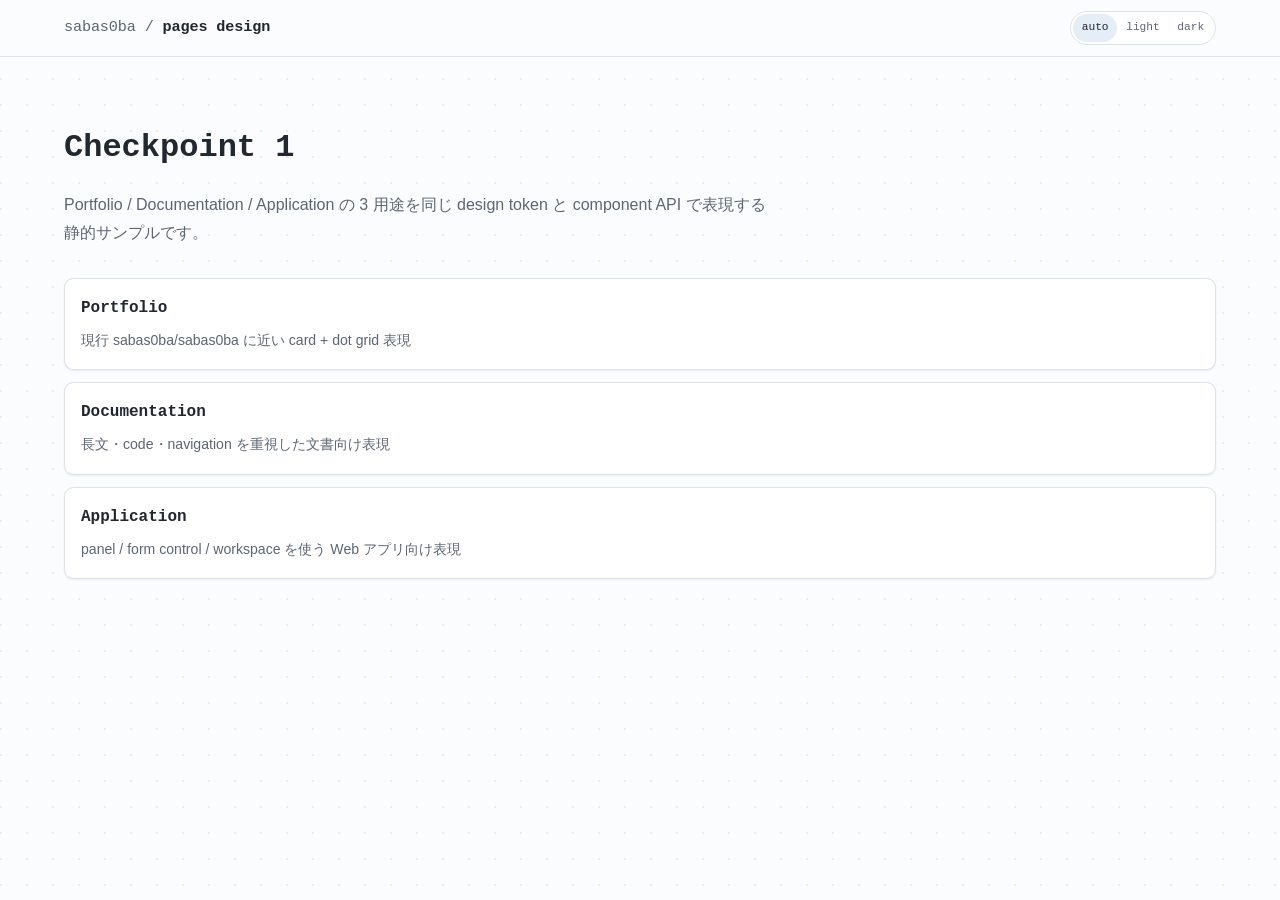
<file: index.html>
<!doctype html>
<html lang="ja">
  <head>
    <meta charset="utf-8">
    <meta name="viewport" content="width=device-width, initial-scale=1">
    <title>Sabas0ba Pages Design — checkpoint 1</title>
    <script src="theme.js"></script>
    <link rel="stylesheet" href="saba.css">
    <style>
      @layer site {
        body { display: flex; flex-direction: column; }
        .wrap { padding-block: 4rem; }
        .lead { max-width: 44rem; color: var(--saba-text-muted); }
        .links { margin-top: 2rem; }
        .links a { display: block; padding: 1rem; margin: .75rem 0; }
        .links strong { display: block; margin-bottom: .25rem; color: var(--saba-text); font-family: var(--saba-font-mono); }
        .links span { color: var(--saba-text-muted); font-size: .88rem; }
      }
    </style>
  </head>
  <body class="saba-grid-background">
    <a class="saba-skip-link" href="#main">本文へ移動</a>
    <header class="saba-site-header">
      <div class="saba-site-header__inner">
        <span class="saba-brand"><span class="saba-brand__owner">sabas0ba / </span>pages design</span>
        <div class="saba-theme-switcher" data-saba-theme-switcher hidden role="group" aria-label="表示テーマ">
          <button type="button" data-theme-value="auto" aria-pressed="false">auto</button>
          <button type="button" data-theme-value="light" aria-pressed="false">light</button>
          <button type="button" data-theme-value="dark" aria-pressed="false">dark</button>
        </div>
      </div>
    </header>
    <main id="main" class="saba-page wrap">
      <h1 style="font-family: var(--saba-font-mono); margin: 0;">Checkpoint 1</h1>
      <p class="lead">Portfolio / Documentation / Application の 3 用途を同じ design token と component API で表現する静的サンプルです。</p>
      <nav class="links" aria-label="サンプル一覧">
        <a class="saba-card saba-card__body" href="portfolio.html">
          <strong>Portfolio</strong>
          <span>現行 sabas0ba/sabas0ba に近い card + dot grid 表現</span>
        </a>
        <a class="saba-card saba-card__body" href="docs.html">
          <strong>Documentation</strong>
          <span>長文・code・navigation を重視した文書向け表現</span>
        </a>
        <a class="saba-card saba-card__body" href="app.html">
          <strong>Application</strong>
          <span>panel / form control / workspace を使う Web アプリ向け表現</span>
        </a>
      </nav>
    </main>
  </body>
</html>
</file>
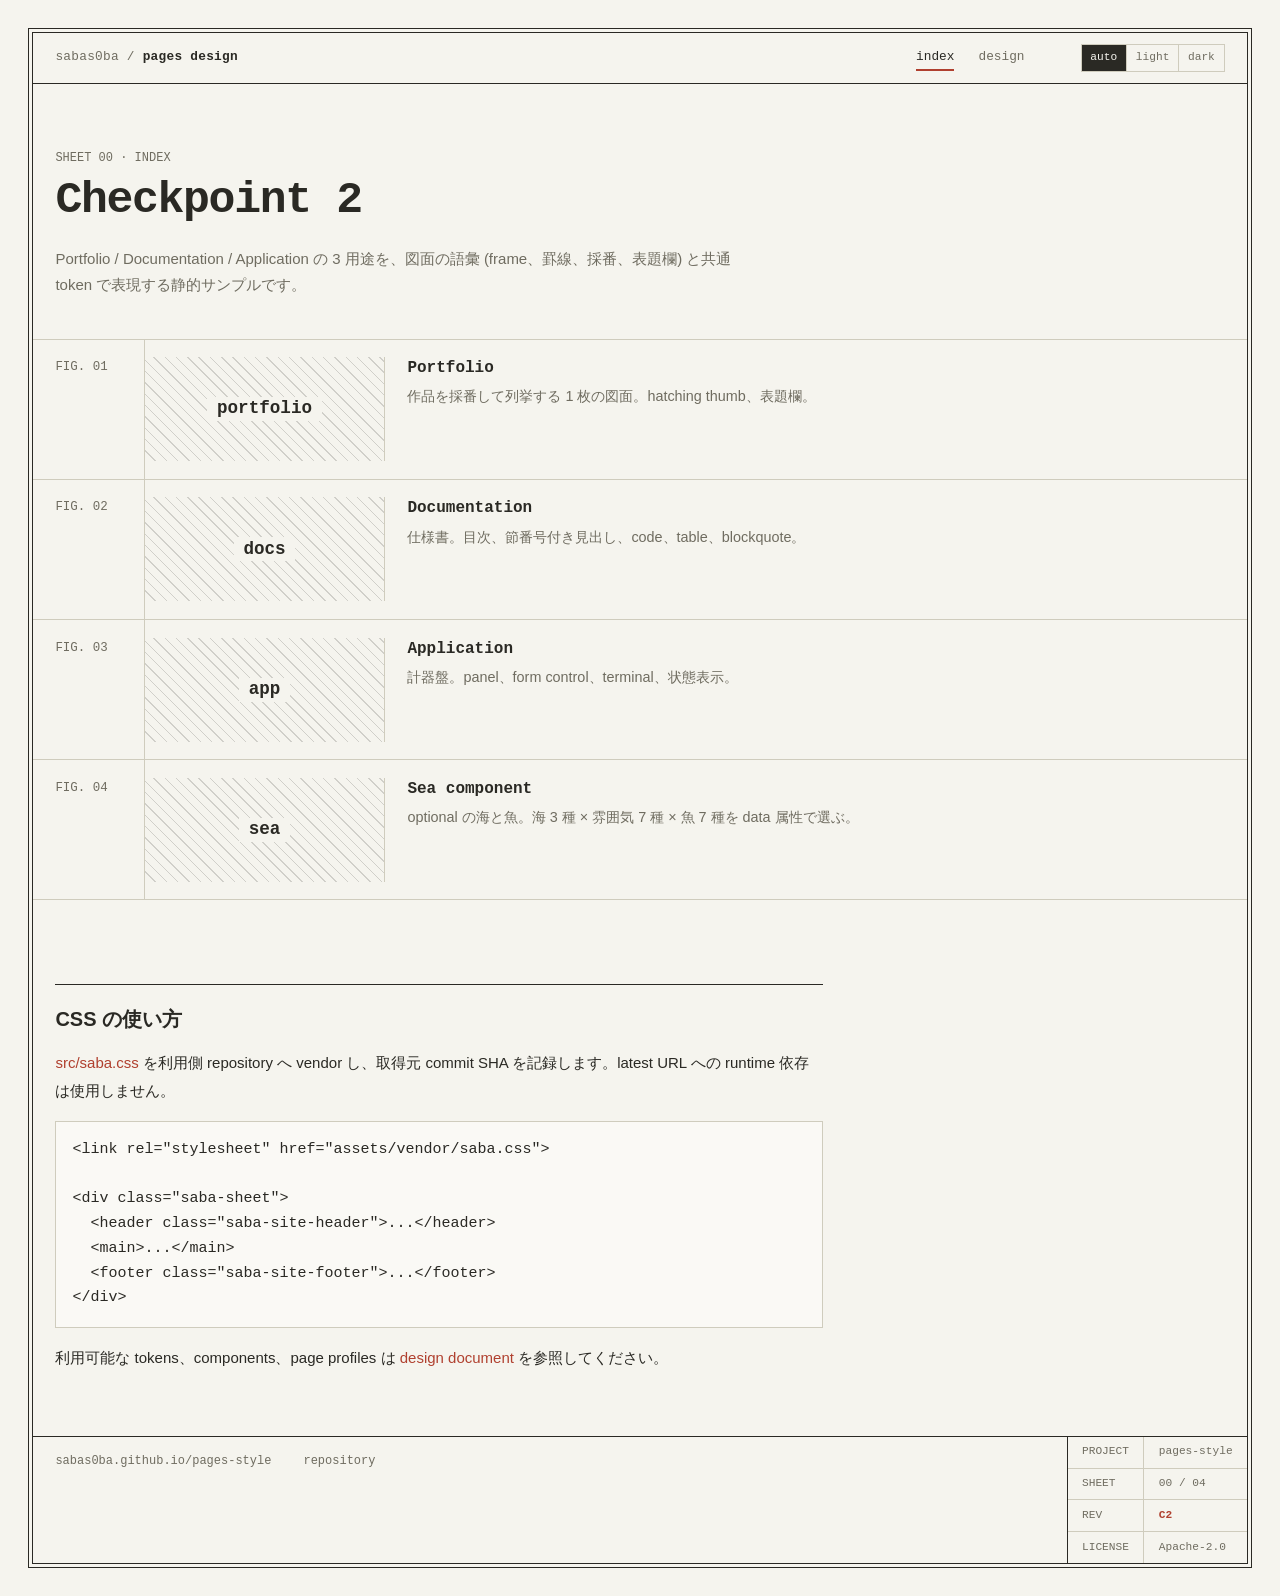
<file: examples/index.html>
<!doctype html>
<html lang="ja">
  <head>
    <meta charset="utf-8">
    <meta name="viewport" content="width=device-width, initial-scale=1">
    <title>Sabas0ba Pages Design — checkpoint 2</title>
    <script src="assets/theme.js"></script>
    <link rel="stylesheet" href="../src/saba.css">
    <style>
      @layer site {
        .hero { padding: clamp(2rem, 6vw, 4rem) var(--saba-gutter) 2.5rem; border-bottom: 1px solid var(--saba-border); }
        .hero .no { font-family: var(--saba-font-mono); font-size: 0.75rem; color: var(--saba-text-muted); }
        .hero h1 { margin: 0.4rem 0 0; font: 700 clamp(1.8rem, 5vw, 2.8rem)/1.15 var(--saba-font-mono); letter-spacing: -0.03em; }
        .hero p { max-width: 44rem; margin: 1.2rem 0 0; color: var(--saba-text-muted); }
        .usage { padding-block: 2.5rem 3rem; }
      }
    </style>
  </head>
  <body>
    <a class="saba-skip-link" href="#main">本文へ移動</a>
    <div class="saba-sheet">
      <header class="saba-site-header">
        <div class="saba-site-header__inner">
          <a class="saba-brand" href="https://github.com/sabas0ba/pages-style"><span class="saba-brand__owner">sabas0ba / </span>pages design</a>
          <nav class="saba-nav" aria-label="主要ナビゲーション">
            <a aria-current="page" href="#main">index</a>
            <a href="https://github.com/sabas0ba/pages-style/blob/main/docs/design.md">design</a>
          </nav>
          <div class="saba-theme-switcher" data-saba-theme-switcher hidden role="group" aria-label="表示テーマ">
            <button type="button" data-theme-value="auto" aria-pressed="false">auto</button>
            <button type="button" data-theme-value="light" aria-pressed="false">light</button>
            <button type="button" data-theme-value="dark" aria-pressed="false">dark</button>
          </div>
        </div>
      </header>
      <main id="main">
        <section class="hero">
          <div class="no">SHEET 00 · INDEX</div>
          <h1>Checkpoint 2</h1>
          <p>Portfolio / Documentation / Application の 3 用途を、図面の語彙 (frame、罫線、採番、表題欄) と共通 token で表現する静的サンプルです。</p>
        </section>
        <nav aria-label="サンプル一覧">
          <a class="saba-fig" href="portfolio.html">
            <div class="saba-fig__no">FIG. 01</div>
            <div class="saba-fig__thumb saba-hatch"><span>portfolio</span></div>
            <div class="saba-fig__body">
              <h2 class="saba-fig__title">Portfolio</h2>
              <p class="saba-fig__desc">作品を採番して列挙する 1 枚の図面。hatching thumb、表題欄。</p>
            </div>
          </a>
          <a class="saba-fig" href="docs.html">
            <div class="saba-fig__no">FIG. 02</div>
            <div class="saba-fig__thumb saba-hatch"><span>docs</span></div>
            <div class="saba-fig__body">
              <h2 class="saba-fig__title">Documentation</h2>
              <p class="saba-fig__desc">仕様書。目次、節番号付き見出し、code、table、blockquote。</p>
            </div>
          </a>
          <a class="saba-fig" href="app.html">
            <div class="saba-fig__no">FIG. 03</div>
            <div class="saba-fig__thumb saba-hatch"><span>app</span></div>
            <div class="saba-fig__body">
              <h2 class="saba-fig__title">Application</h2>
              <p class="saba-fig__desc">計器盤。panel、form control、terminal、状態表示。</p>
            </div>
          </a>
          <a class="saba-fig" href="sea.html">
            <div class="saba-fig__no">FIG. 04</div>
            <div class="saba-fig__thumb saba-hatch"><span>sea</span></div>
            <div class="saba-fig__body">
              <h2 class="saba-fig__title">Sea component</h2>
              <p class="saba-fig__desc">optional の海と魚。海 3 種 × 雰囲気 7 種 × 魚 7 種を data 属性で選ぶ。</p>
            </div>
          </a>
        </nav>
        <section class="saba-page usage" aria-labelledby="usage-title">
          <div class="saba-prose">
            <h2 id="usage-title">CSS の使い方</h2>
            <p><a href="https://github.com/sabas0ba/pages-style/blob/main/src/saba.css">src/saba.css</a> を利用側 repository へ vendor し、取得元 commit SHA を記録します。latest URL への runtime 依存は使用しません。</p>
            <pre><code>&lt;link rel="stylesheet" href="assets/vendor/saba.css"&gt;

&lt;div class="saba-sheet"&gt;
  &lt;header class="saba-site-header"&gt;...&lt;/header&gt;
  &lt;main&gt;...&lt;/main&gt;
  &lt;footer class="saba-site-footer"&gt;...&lt;/footer&gt;
&lt;/div&gt;</code></pre>
            <p>利用可能な tokens、components、page profiles は <a href="https://github.com/sabas0ba/pages-style/blob/main/docs/design.md">design document</a> を参照してください。</p>
          </div>
        </section>
      </main>
      <footer class="saba-site-footer">
        <div class="saba-site-footer__inner"><span>sabas0ba.github.io/pages-style</span><span><a href="https://github.com/sabas0ba/pages-style">repository</a></span></div>
        <div class="saba-titleblock" aria-label="表題欄">
          <div>PROJECT</div><div>pages-style</div>
          <div>SHEET</div><div>00 / 04</div>
          <div>REV</div><div class="saba-titleblock__rev">C2</div>
          <div>LICENSE</div><div>Apache-2.0</div>
        </div>
      </footer>
    </div>
  </body>
</html>
</file>
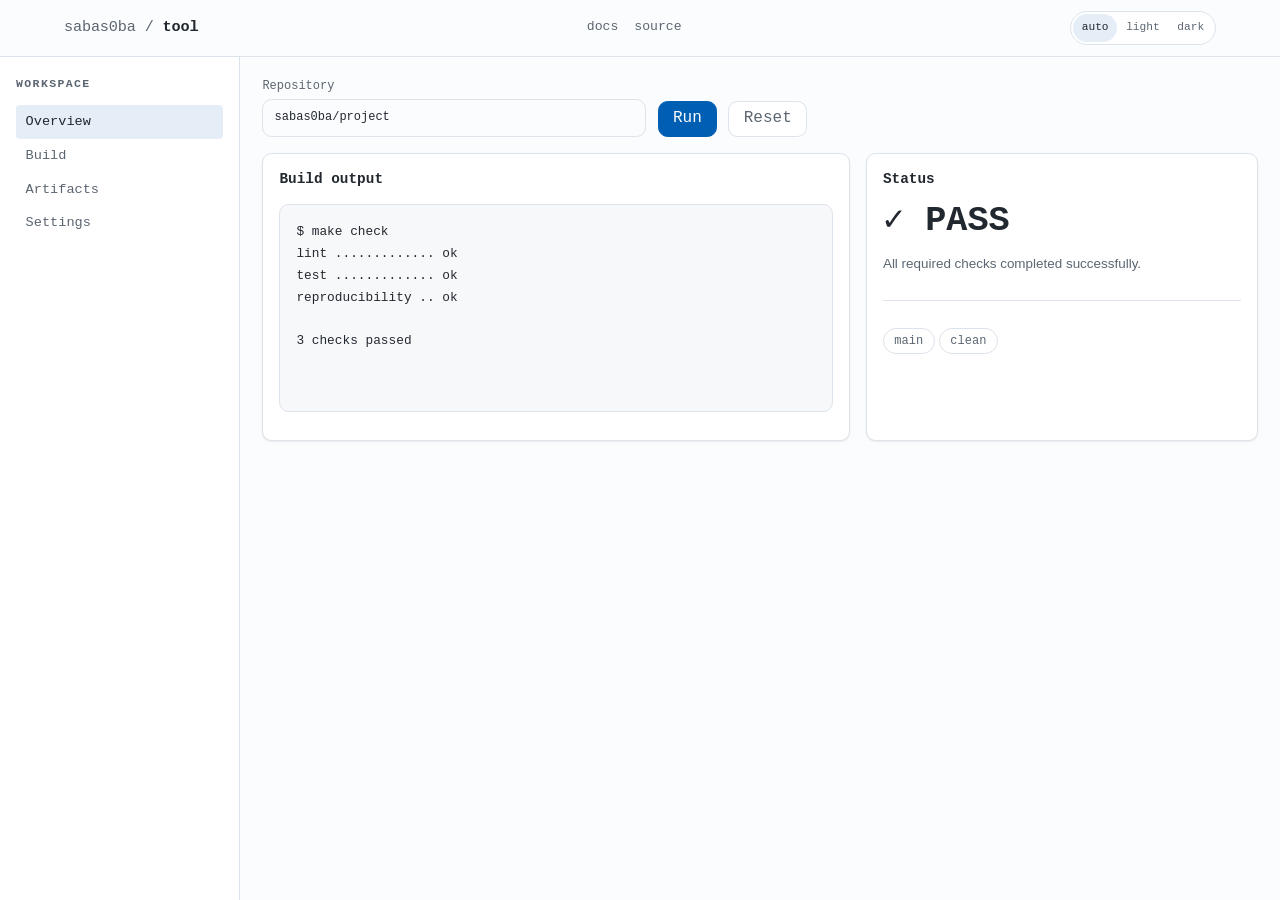
<file: app.html>
<!doctype html>
<html lang="ja">
  <head>
    <meta charset="utf-8">
    <meta name="viewport" content="width=device-width, initial-scale=1">
    <title>App sample</title>
    <script src="theme.js"></script>
    <link rel="stylesheet" href="saba.css">
    <style>
      @layer site {
        :root { --app-terminal-bg: #f6f8fa; --app-terminal-text: #24292f; }
        :root[data-theme="dark"] { --app-terminal-bg: #080b0f; --app-terminal-text: #b8c3cf; }
        @media (prefers-color-scheme: dark) {
          :root:not([data-theme="light"]) { --app-terminal-bg: #080b0f; --app-terminal-text: #b8c3cf; }
        }
        body { display: flex; flex-direction: column; height: 100vh; overflow: hidden; }
        .app { display: grid; flex: 1; min-height: 0; grid-template-columns: 15rem minmax(0, 1fr); }
        .sidebar { padding: 1rem; border-right: 1px solid var(--saba-border); background: var(--saba-surface); }
        .side-title { margin: .3rem 0 1rem; color: var(--saba-text-muted); font: 700 .72rem/1 var(--saba-font-mono); letter-spacing: .12em; text-transform: uppercase; }
        .side-item { display: block; padding: .5rem .6rem; border-radius: var(--saba-radius-sm); color: var(--saba-text-muted); font: .85rem/1.3 var(--saba-font-mono); }
        .side-item:hover { color: var(--saba-text); text-decoration: none; }
        .side-item[aria-current="page"] { background: var(--saba-accent-soft); color: var(--saba-text); }
        .workspace { padding: 1.4rem; overflow: auto; }
        .toolbar { display: flex; flex-wrap: wrap; gap: .7rem; align-items: end; margin-bottom: 1rem; }
        .repo-field { display: grid; flex: 1 1 16rem; max-width: 24rem; gap: .25rem; color: var(--saba-text-muted); font: .75rem/1.3 var(--saba-font-mono); }
        .panel-grid { display: grid; grid-template-columns: minmax(0, 1.5fr) minmax(0, 1fr); gap: 1rem; }
        .panel { min-height: 18rem; padding: 1rem; }
        .panel h2 { margin: 0 0 1rem; font: 650 .9rem/1.3 var(--saba-font-mono); }
        .terminal { height: 13rem; margin: 0; overflow: auto; padding: 1rem; border: 1px solid var(--saba-border); border-radius: var(--saba-radius-md); background: var(--app-terminal-bg); color: var(--app-terminal-text); font: .8rem/1.7 var(--saba-font-mono); white-space: pre-wrap; }
        .metric { margin: 1rem 0 .3rem; font: 650 2.2rem/1 var(--saba-font-mono); }
        .muted { color: var(--saba-text-muted); font-size: .84rem; }
        @media (max-width: 52rem) {
          body { height: auto; overflow: auto; }
          .app { grid-template-columns: 1fr; }
          .sidebar { display: flex; gap: .4rem; overflow: auto; border-right: 0; border-bottom: 1px solid var(--saba-border); }
          .side-title { display: none; }
          .side-item { white-space: nowrap; }
          .panel-grid { grid-template-columns: 1fr; }
        }
      }
    </style>
  </head>
  <body>
    <a class="saba-skip-link" href="#main">本文へ移動</a>
    <header class="saba-site-header">
      <div class="saba-site-header__inner">
        <a class="saba-brand" href="index.html"><span class="saba-brand__owner">sabas0ba / </span>tool</a>
        <nav class="saba-nav" aria-label="主要ナビゲーション"><a href="#main">docs</a><a href="#main">source</a></nav>
        <div class="saba-theme-switcher" data-saba-theme-switcher hidden role="group" aria-label="表示テーマ">
          <button type="button" data-theme-value="auto" aria-pressed="false">auto</button>
          <button type="button" data-theme-value="light" aria-pressed="false">light</button>
          <button type="button" data-theme-value="dark" aria-pressed="false">dark</button>
        </div>
      </div>
    </header>
    <main id="main" class="app">
      <nav class="sidebar" aria-label="Workspace">
        <div class="side-title">workspace</div>
        <a class="side-item" aria-current="page" href="#overview">Overview</a>
        <a class="side-item" href="#build">Build</a>
        <a class="side-item" href="#artifacts">Artifacts</a>
        <a class="side-item" href="#overview">Settings</a>
      </nav>
      <section id="overview" class="workspace" aria-label="Overview">
        <div class="toolbar">
          <label class="repo-field">Repository<input class="saba-input" value="sabas0ba/project"></label>
          <button class="saba-button saba-button--primary" type="button">Run</button>
          <button class="saba-button" type="button">Reset</button>
        </div>
        <div class="panel-grid">
          <section id="build" class="saba-panel panel">
            <h2>Build output</h2>
            <pre class="terminal" aria-label="Build output"><code>$ make check
lint ............. ok
test ............. ok
reproducibility .. ok

3 checks passed</code></pre>
          </section>
          <section id="artifacts" class="saba-panel panel">
            <h2>Status</h2>
            <div class="metric"><span aria-hidden="true">✓</span> PASS</div>
            <p class="muted">All required checks completed successfully.</p>
            <hr style="margin: 1.5rem 0; border: 0; border-top: 1px solid var(--saba-border);">
            <span class="saba-chip">main</span> <span class="saba-chip">clean</span>
          </section>
        </div>
      </section>
    </main>
  </body>
</html>
</file>
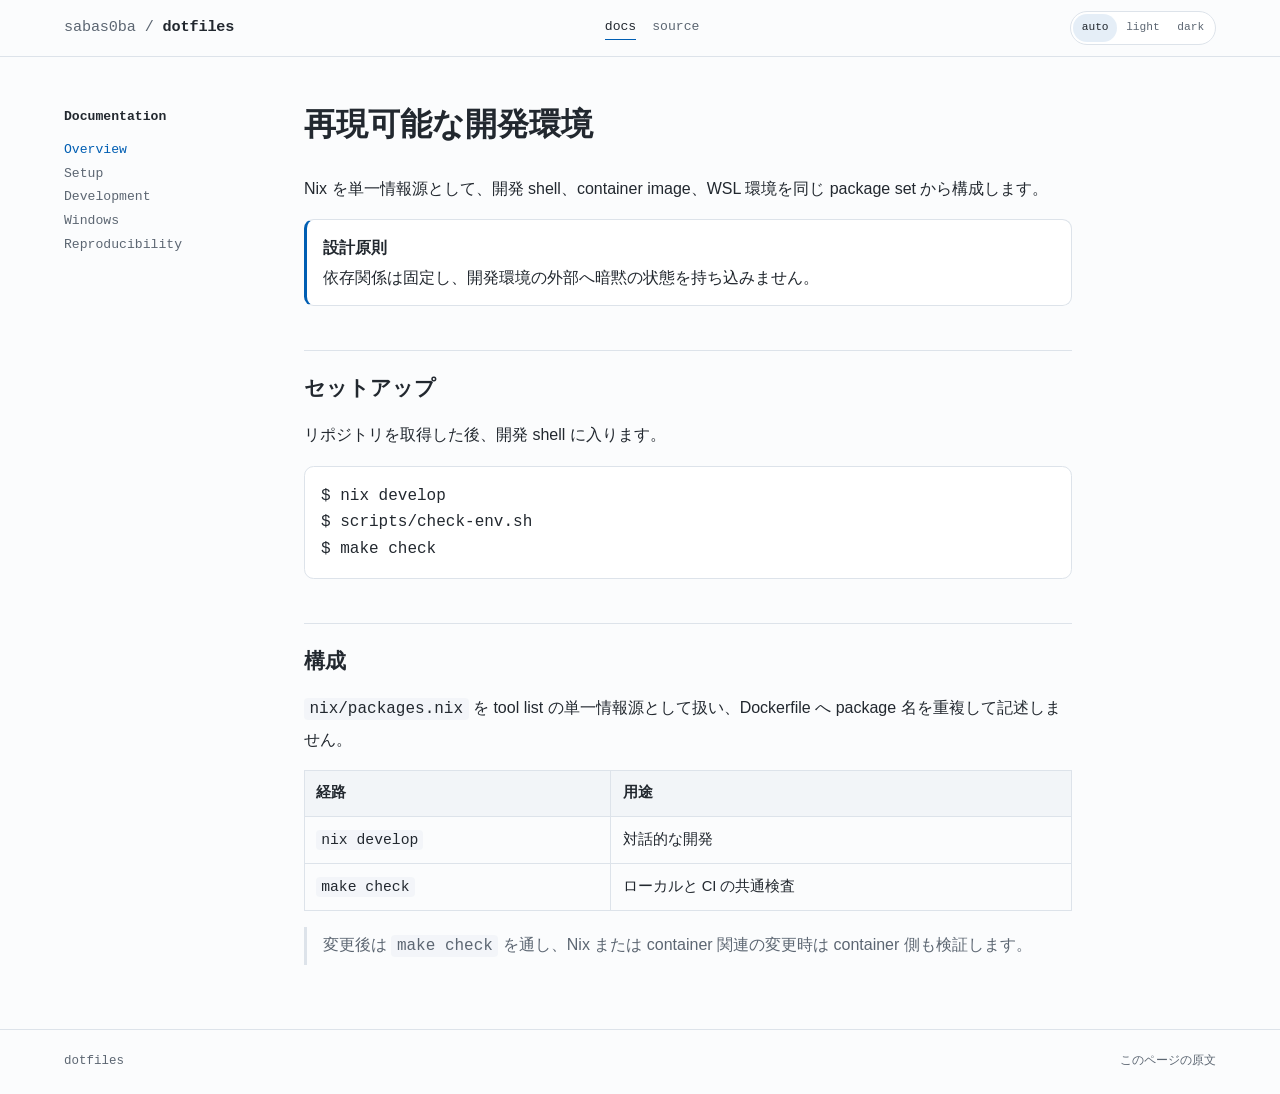
<file: docs.html>
<!doctype html>
<html lang="ja">
  <head>
    <meta charset="utf-8">
    <meta name="viewport" content="width=device-width, initial-scale=1">
    <title>Docs sample</title>
    <script src="theme.js"></script>
    <link rel="stylesheet" href="saba.css">
    <style>
      @layer site {
        body { display: flex; flex-direction: column; }
        .docs-shell { display: grid; grid-template-columns: 12rem minmax(0, 1fr); gap: 3rem; padding-block: 3rem; }
        .side { color: var(--saba-text-muted); font: .82rem/1.8 var(--saba-font-mono); }
        .side strong { display: block; margin-bottom: .6rem; color: var(--saba-text); }
        .side a { display: block; color: inherit; }
        .side a[aria-current="page"] { color: var(--saba-accent); }
        .note { padding: .8rem 1rem; border: 1px solid var(--saba-border); border-left: 3px solid var(--saba-accent); border-radius: var(--saba-radius-md); background: var(--saba-surface); }
        @media (max-width: 48rem) {
          .docs-shell { grid-template-columns: 1fr; gap: 1.5rem; }
          .side { display: flex; flex-wrap: wrap; gap: 1rem; padding-bottom: 1rem; border-bottom: 1px solid var(--saba-border); }
          .side strong { width: 100%; margin: 0; }
          .side a { display: inline; }
        }
      }
    </style>
  </head>
  <body>
    <a class="saba-skip-link" href="#main">本文へ移動</a>
    <header class="saba-site-header">
      <div class="saba-site-header__inner">
        <a class="saba-brand" href="index.html"><span class="saba-brand__owner">sabas0ba / </span>dotfiles</a>
        <nav class="saba-nav" aria-label="主要ナビゲーション"><a aria-current="page" href="#main">docs</a><a href="#source">source</a></nav>
        <div class="saba-theme-switcher" data-saba-theme-switcher hidden role="group" aria-label="表示テーマ">
          <button type="button" data-theme-value="auto" aria-pressed="false">auto</button>
          <button type="button" data-theme-value="light" aria-pressed="false">light</button>
          <button type="button" data-theme-value="dark" aria-pressed="false">dark</button>
        </div>
      </div>
    </header>
    <main id="main" class="saba-page docs-shell">
      <nav class="side" aria-label="Documentation">
        <strong>Documentation</strong>
        <a aria-current="page" href="#overview">Overview</a>
        <a href="#setup">Setup</a>
        <a href="#structure">Development</a>
        <a href="#structure">Windows</a>
        <a href="#structure">Reproducibility</a>
      </nav>
      <article id="overview" class="saba-prose">
        <h1>再現可能な開発環境</h1>
        <p>Nix を単一情報源として、開発 shell、container image、WSL 環境を同じ package set から構成します。</p>
        <div class="note"><strong>設計原則</strong><br>依存関係は固定し、開発環境の外部へ暗黙の状態を持ち込みません。</div>
        <h2 id="setup">セットアップ</h2>
        <p>リポジトリを取得した後、開発 shell に入ります。</p>
        <pre><code>$ nix develop
$ scripts/check-env.sh
$ make check</code></pre>
        <h2 id="structure">構成</h2>
        <p><code>nix/packages.nix</code> を tool list の単一情報源として扱い、Dockerfile へ package 名を重複して記述しません。</p>
        <table>
          <thead><tr><th>経路</th><th>用途</th></tr></thead>
          <tbody><tr><td><code>nix develop</code></td><td>対話的な開発</td></tr><tr><td><code>make check</code></td><td>ローカルと CI の共通検査</td></tr></tbody>
        </table>
        <blockquote>変更後は <code>make check</code> を通し、Nix または container 関連の変更時は container 側も検証します。</blockquote>
      </article>
    </main>
    <footer id="source" class="saba-site-footer">
      <div class="saba-site-footer__inner"><span>dotfiles</span><span>このページの原文</span></div>
    </footer>
  </body>
</html>
</file>
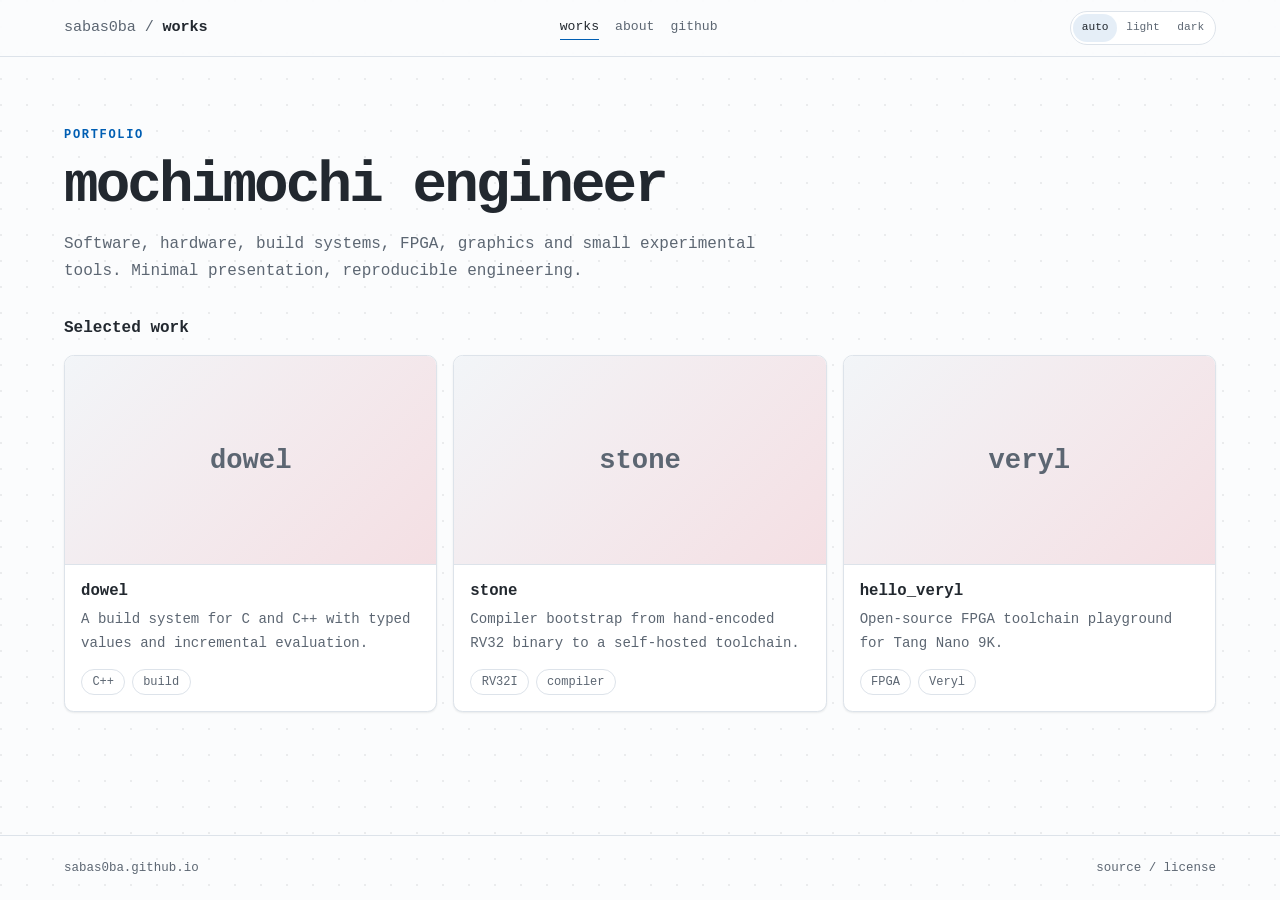
<file: portfolio.html>
<!doctype html>
<html lang="ja">
  <head>
    <meta charset="utf-8">
    <meta name="viewport" content="width=device-width, initial-scale=1">
    <title>Portfolio sample</title>
    <script src="theme.js"></script>
    <link rel="stylesheet" href="saba.css">
    <style>
      @layer site {
        body { display: flex; flex-direction: column; font-family: var(--saba-font-mono); }
        .hero { padding: 4.5rem 0 2rem; }
        .hero h1 { margin: 0; font: 650 clamp(2rem, 7vw, 3.6rem)/1 var(--saba-font-mono); letter-spacing: -.05em; }
        .hero p { max-width: 46rem; margin: 1rem 0 0; color: var(--saba-text-muted); }
        .eyebrow { margin-bottom: 1rem; color: var(--saba-accent); font: 700 .75rem/1 var(--saba-font-mono); letter-spacing: .14em; text-transform: uppercase; }
        .work { padding-bottom: 4rem; }
        .work h2 { margin: 0 0 1rem; font: 650 1rem/1.4 var(--saba-font-mono); }
        .thumb { display: grid; place-items: center; aspect-ratio: 16 / 9; border-bottom: 1px solid var(--saba-border); background: linear-gradient(135deg, var(--saba-surface-raised), color-mix(in oklch, var(--saba-accent) 15%, var(--saba-surface))); color: var(--saba-text-muted); font: 650 1.7rem/1 var(--saba-font-mono); }
        .tags { display: flex; flex-wrap: wrap; gap: .4rem; margin-top: .8rem; }
      }
    </style>
  </head>
  <body class="saba-grid-background">
    <a class="saba-skip-link" href="#main">本文へ移動</a>
    <header class="saba-site-header">
      <div class="saba-site-header__inner">
        <a class="saba-brand" href="index.html"><span class="saba-brand__owner">sabas0ba / </span>works</a>
        <nav class="saba-nav" aria-label="主要ナビゲーション">
          <a aria-current="page" href="#work">works</a>
          <a href="#about">about</a>
          <a href="#source">github</a>
        </nav>
        <div class="saba-theme-switcher" data-saba-theme-switcher hidden role="group" aria-label="表示テーマ">
          <button type="button" data-theme-value="auto" aria-pressed="false">auto</button>
          <button type="button" data-theme-value="light" aria-pressed="false">light</button>
          <button type="button" data-theme-value="dark" aria-pressed="false">dark</button>
        </div>
      </div>
    </header>
    <main id="main" class="saba-page">
      <section id="about" class="hero">
        <div class="eyebrow">portfolio</div>
        <h1>mochimochi engineer</h1>
        <p>Software, hardware, build systems, FPGA, graphics and small experimental tools. Minimal presentation, reproducible engineering.</p>
      </section>
      <section id="work" class="work" aria-labelledby="work-title">
        <h2 id="work-title">Selected work</h2>
        <div class="saba-grid">
          <article class="saba-card">
            <div class="thumb">dowel</div>
            <div class="saba-card__body">
              <h3 class="saba-card__title">dowel</h3>
              <p class="saba-card__desc">A build system for C and C++ with typed values and incremental evaluation.</p>
              <div class="tags"><span class="saba-chip">C++</span><span class="saba-chip">build</span></div>
            </div>
          </article>
          <article class="saba-card">
            <div class="thumb">stone</div>
            <div class="saba-card__body">
              <h3 class="saba-card__title">stone</h3>
              <p class="saba-card__desc">Compiler bootstrap from hand-encoded RV32 binary to a self-hosted toolchain.</p>
              <div class="tags"><span class="saba-chip">RV32I</span><span class="saba-chip">compiler</span></div>
            </div>
          </article>
          <article class="saba-card">
            <div class="thumb">veryl</div>
            <div class="saba-card__body">
              <h3 class="saba-card__title">hello_veryl</h3>
              <p class="saba-card__desc">Open-source FPGA toolchain playground for Tang Nano 9K.</p>
              <div class="tags"><span class="saba-chip">FPGA</span><span class="saba-chip">Veryl</span></div>
            </div>
          </article>
        </div>
      </section>
    </main>
    <footer id="source" class="saba-site-footer">
      <div class="saba-site-footer__inner"><span>sabas0ba.github.io</span><span>source / license</span></div>
    </footer>
  </body>
</html>
</file>
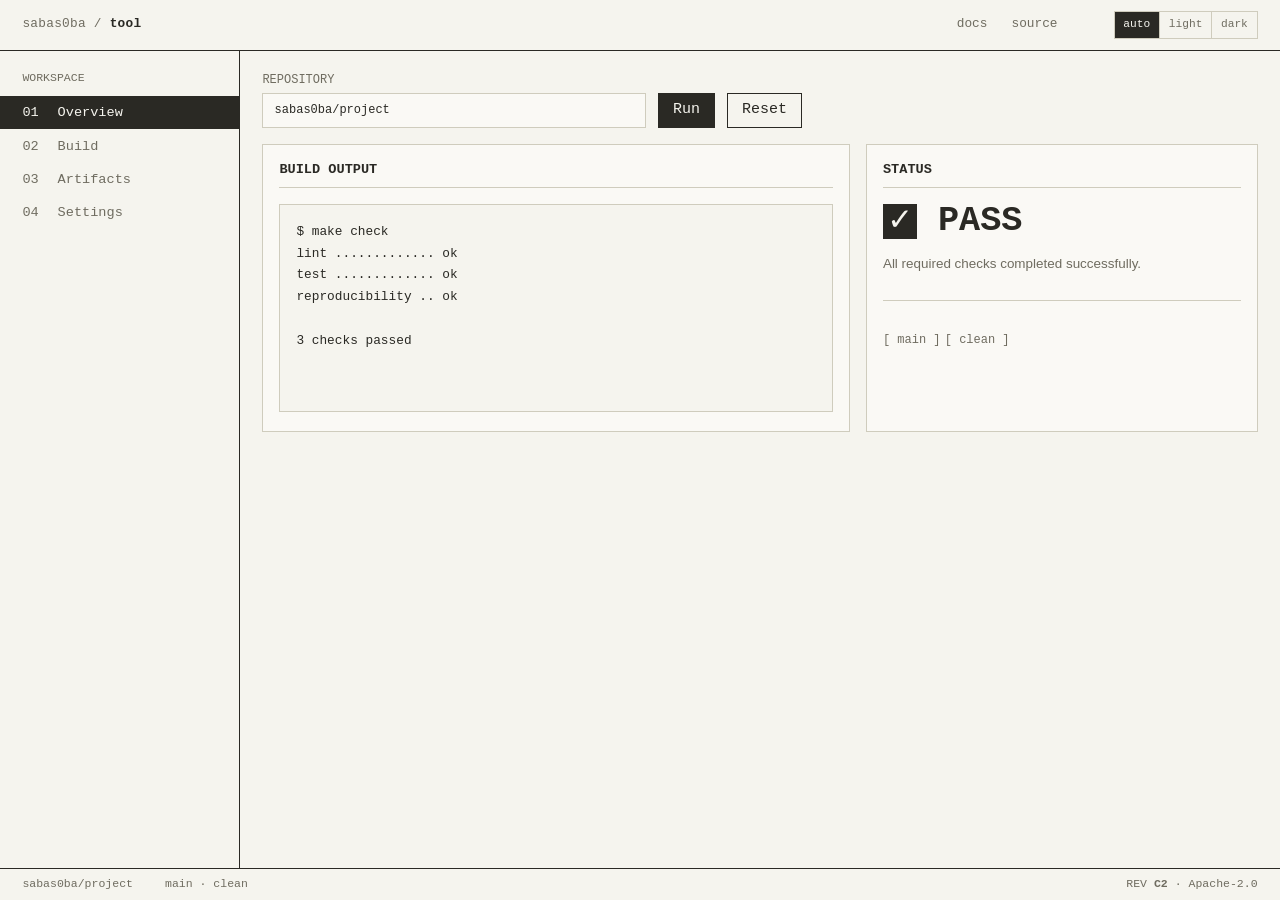
<file: examples/app.html>
<!doctype html>
<html lang="ja">
  <head>
    <meta charset="utf-8">
    <meta name="viewport" content="width=device-width, initial-scale=1">
    <title>App sample</title>
    <script src="assets/theme.js"></script>
    <link rel="stylesheet" href="../src/saba.css">
    <style>
      @layer site {
        body { display: flex; flex-direction: column; height: 100vh; overflow: hidden; }
        .app { display: grid; flex: 1; min-height: 0; grid-template-columns: 15rem minmax(0, 1fr); }
        .sidebar { padding: 1rem 0; border-right: 1px solid var(--saba-border-strong); }
        .side-title { margin: 0.3rem var(--saba-gutter) 0.8rem; color: var(--saba-text-muted); font: 0.72rem/1 var(--saba-font-mono); }
        .side-item { display: flex; gap: 0.6rem; padding: 0.45rem var(--saba-gutter); color: var(--saba-text-muted); font: 0.85rem/1.4 var(--saba-font-mono); }
        .side-item span { width: 1.6rem; }
        .side-item:hover { color: var(--saba-text); text-decoration: none; }
        .side-item[aria-current="page"] { background: var(--saba-text); color: var(--saba-bg); }
        .workspace { padding: 1.4rem var(--saba-gutter); overflow: auto; }
        .toolbar { display: flex; flex-wrap: wrap; gap: 0.7rem; align-items: end; margin-bottom: 1rem; }
        .repo-field { display: grid; flex: 1 1 16rem; max-width: 24rem; gap: 0.25rem; color: var(--saba-text-muted); font: 0.75rem/1.3 var(--saba-font-mono); }
        .panel-grid { display: grid; grid-template-columns: minmax(0, 1.5fr) minmax(0, 1fr); gap: 1rem; }
        .panel { min-height: 18rem; padding: 1rem; }
        .panel h2 { margin: 0 0 1rem; padding-bottom: 0.5rem; border-bottom: 1px solid var(--saba-border); font: 700 0.85rem/1.3 var(--saba-font-mono); }
        .terminal { height: 13rem; margin: 0; overflow: auto; padding: 1rem; border: 1px solid var(--saba-border); background: var(--saba-bg); font: 0.8rem/1.7 var(--saba-font-mono); white-space: pre-wrap; }
        .metric { margin: 1rem 0 0.3rem; font: 700 2.2rem/1 var(--saba-font-mono); }
        .metric .mark { display: inline-block; padding: 0 0.4rem; background: var(--saba-text); color: var(--saba-bg); }
        .muted { color: var(--saba-text-muted); font-size: 0.84rem; }
        .divider { margin: 1.5rem 0; border: 0; border-top: 1px solid var(--saba-border); }
        .status-strip { display: flex; flex-wrap: wrap; gap: 0.2rem 2rem; padding: 0.4rem var(--saba-gutter); border-top: 1px solid var(--saba-border-strong); color: var(--saba-text-muted); font: 0.72rem/1.6 var(--saba-font-mono); }
        .status-strip .right { margin-left: auto; }
        @media (max-width: 52rem) {
          body { height: auto; overflow: auto; }
          .app { grid-template-columns: 1fr; }
          .sidebar { display: flex; gap: 0; overflow: auto; padding: 0; border-right: 0; border-bottom: 1px solid var(--saba-border-strong); }
          .side-title { display: none; }
          .side-item { white-space: nowrap; }
          .side-item span { display: none; }
          .panel-grid { grid-template-columns: 1fr; }
        }
      }
    </style>
  </head>
  <body>
    <a class="saba-skip-link" href="#main">本文へ移動</a>
    <header class="saba-site-header">
      <div class="saba-site-header__inner">
        <a class="saba-brand" href="index.html"><span class="saba-brand__owner">sabas0ba / </span>tool</a>
        <nav class="saba-nav" aria-label="主要ナビゲーション"><a href="https://github.com/sabas0ba/pages-style/blob/main/docs/design.md">docs</a><a href="https://github.com/sabas0ba/pages-style">source</a></nav>
        <div class="saba-theme-switcher" data-saba-theme-switcher hidden role="group" aria-label="表示テーマ">
          <button type="button" data-theme-value="auto" aria-pressed="false">auto</button>
          <button type="button" data-theme-value="light" aria-pressed="false">light</button>
          <button type="button" data-theme-value="dark" aria-pressed="false">dark</button>
        </div>
      </div>
    </header>
    <main id="main" class="app">
      <nav class="sidebar" aria-label="Workspace">
        <div class="side-title">WORKSPACE</div>
        <a class="side-item" aria-current="page" href="#overview"><span>01</span>Overview</a>
        <a class="side-item" href="#build"><span>02</span>Build</a>
        <a class="side-item" href="#artifacts"><span>03</span>Artifacts</a>
        <a class="side-item" href="#overview"><span>04</span>Settings</a>
      </nav>
      <section id="overview" class="workspace" aria-label="Overview">
        <div class="toolbar">
          <label class="repo-field">REPOSITORY<input class="saba-input" value="sabas0ba/project"></label>
          <button class="saba-button saba-button--primary" type="button">Run</button>
          <button class="saba-button" type="button">Reset</button>
        </div>
        <div class="panel-grid">
          <section id="build" class="saba-panel panel">
            <h2>BUILD OUTPUT</h2>
            <pre class="terminal" aria-label="Build output"><code>$ make check
lint ............. ok
test ............. ok
reproducibility .. ok

3 checks passed</code></pre>
          </section>
          <section id="artifacts" class="saba-panel panel">
            <h2>STATUS</h2>
            <div class="metric"><span class="mark" aria-hidden="true">✓</span> PASS</div>
            <p class="muted">All required checks completed successfully.</p>
            <hr class="divider">
            <span class="saba-chip">main</span> <span class="saba-chip">clean</span>
          </section>
        </div>
      </section>
    </main>
    <footer class="status-strip" aria-label="状態">
      <span>sabas0ba/project</span>
      <span>main · clean</span>
      <span class="right">REV <strong>C2</strong> · Apache-2.0</span>
    </footer>
  </body>
</html>
</file>
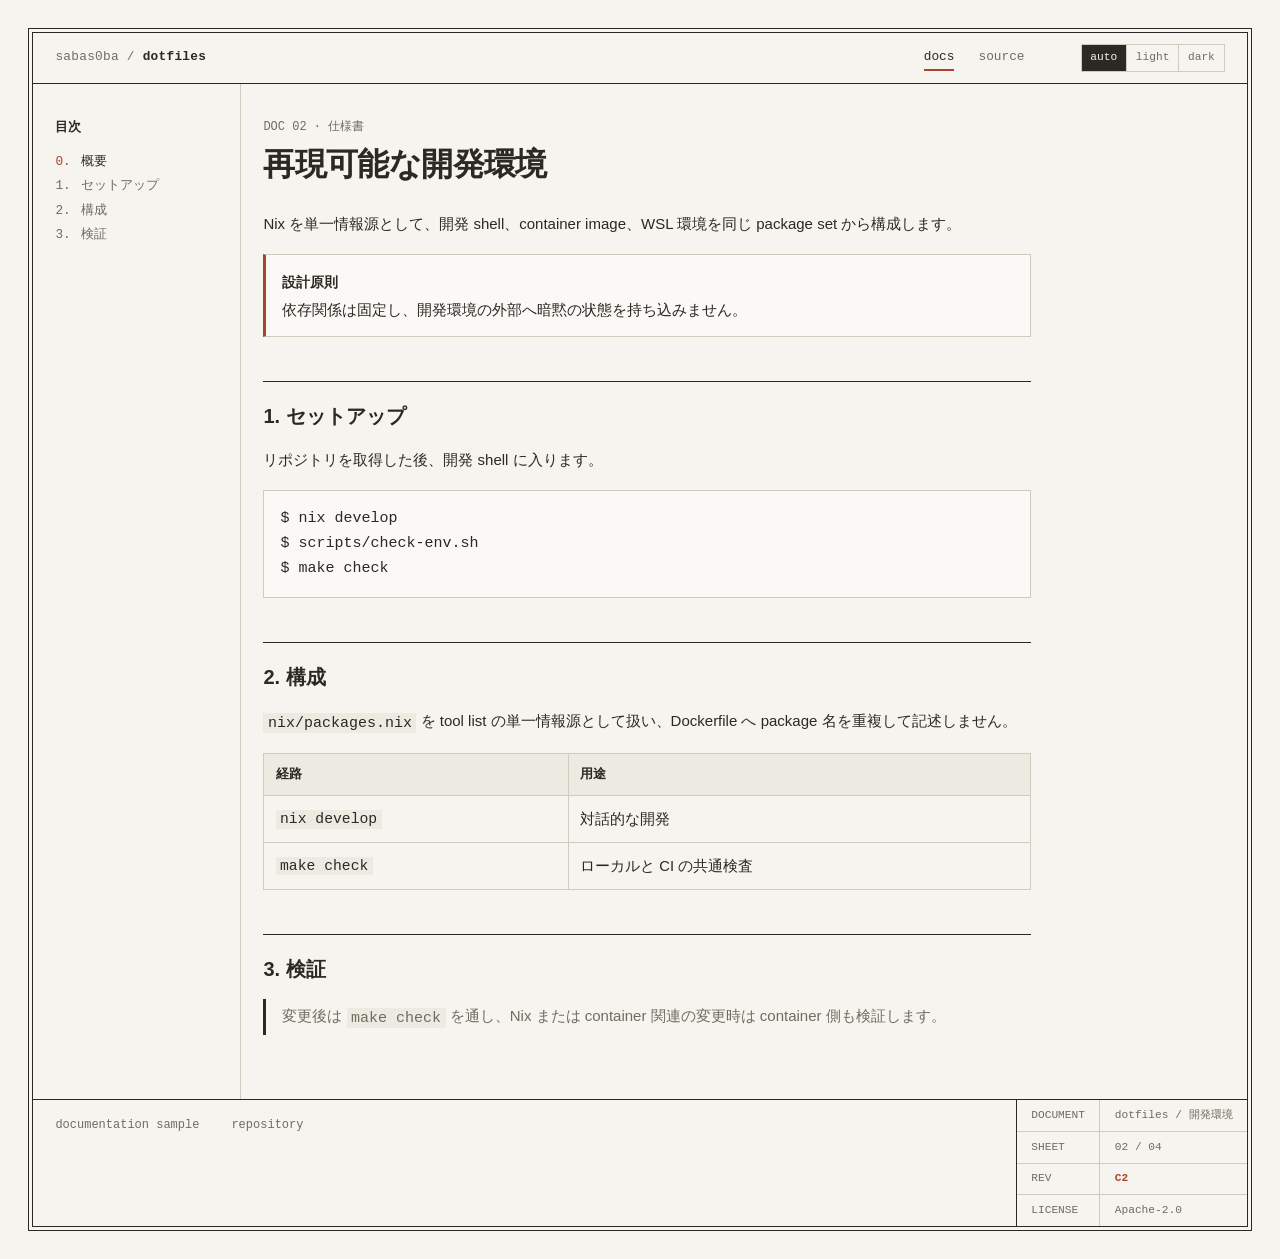
<file: examples/docs.html>
<!doctype html>
<html lang="ja">
  <head>
    <meta charset="utf-8">
    <meta name="viewport" content="width=device-width, initial-scale=1">
    <title>Docs sample</title>
    <script src="assets/theme.js"></script>
    <link rel="stylesheet" href="../src/saba.css">
    <style>
      @layer site {
        .docs-shell { display: grid; grid-template-columns: 13rem minmax(0, 1fr); flex: 1; }
        .toc { padding: 2rem var(--saba-gutter); border-right: 1px solid var(--saba-border); font: 0.8rem/1.9 var(--saba-font-mono); color: var(--saba-text-muted); }
        .toc strong { display: block; margin-bottom: 0.6rem; color: var(--saba-text); }
        .toc a { display: block; color: inherit; }
        .toc a span { display: inline-block; width: 1.6rem; }
        .toc a[aria-current="page"] { color: var(--saba-text); }
        .toc a[aria-current="page"] span { color: var(--saba-accent); }
        .doc { padding: 2rem var(--saba-gutter) 3rem; }
        .doc .no { font-family: var(--saba-font-mono); font-size: 0.75rem; color: var(--saba-text-muted); margin-bottom: 0.6rem; }
        .note { padding: 0.8rem 1rem; border: 1px solid var(--saba-border); border-left: 3px solid var(--saba-accent); background: var(--saba-surface); }
        .note strong { font-family: var(--saba-font-mono); font-size: 0.85rem; }
        @media (max-width: 48rem) {
          .docs-shell { grid-template-columns: 1fr; }
          .toc { display: flex; flex-wrap: wrap; gap: 0 1rem; padding-block: 1rem; border-right: 0; border-bottom: 1px solid var(--saba-border); }
          .toc strong { width: 100%; margin: 0; }
          .toc a span { width: auto; margin-right: 0.3rem; }
        }
      }
    </style>
  </head>
  <body>
    <a class="saba-skip-link" href="#main">本文へ移動</a>
    <div class="saba-sheet">
      <header class="saba-site-header">
        <div class="saba-site-header__inner">
          <a class="saba-brand" href="index.html"><span class="saba-brand__owner">sabas0ba / </span>dotfiles</a>
          <nav class="saba-nav" aria-label="主要ナビゲーション"><a aria-current="page" href="#main">docs</a><a href="https://github.com/sabas0ba/pages-style">source</a></nav>
          <div class="saba-theme-switcher" data-saba-theme-switcher hidden role="group" aria-label="表示テーマ">
            <button type="button" data-theme-value="auto" aria-pressed="false">auto</button>
            <button type="button" data-theme-value="light" aria-pressed="false">light</button>
            <button type="button" data-theme-value="dark" aria-pressed="false">dark</button>
          </div>
        </div>
      </header>
      <main id="main" class="docs-shell">
        <nav class="toc" aria-label="目次">
          <strong>目次</strong>
          <a aria-current="page" href="#overview"><span>0.</span>概要</a>
          <a href="#setup"><span>1.</span>セットアップ</a>
          <a href="#structure"><span>2.</span>構成</a>
          <a href="#verify"><span>3.</span>検証</a>
        </nav>
        <article id="overview" class="doc">
          <div class="saba-prose">
            <div class="no">DOC 02 · 仕様書</div>
            <h1>再現可能な開発環境</h1>
            <p>Nix を単一情報源として、開発 shell、container image、WSL 環境を同じ package set から構成します。</p>
            <div class="note"><strong>設計原則</strong><br>依存関係は固定し、開発環境の外部へ暗黙の状態を持ち込みません。</div>
            <h2 id="setup">1. セットアップ</h2>
            <p>リポジトリを取得した後、開発 shell に入ります。</p>
            <pre><code>$ nix develop
$ scripts/check-env.sh
$ make check</code></pre>
            <h2 id="structure">2. 構成</h2>
            <p><code>nix/packages.nix</code> を tool list の単一情報源として扱い、Dockerfile へ package 名を重複して記述しません。</p>
            <table>
              <thead><tr><th>経路</th><th>用途</th></tr></thead>
              <tbody><tr><td><code>nix develop</code></td><td>対話的な開発</td></tr><tr><td><code>make check</code></td><td>ローカルと CI の共通検査</td></tr></tbody>
            </table>
            <h2 id="verify">3. 検証</h2>
            <blockquote>変更後は <code>make check</code> を通し、Nix または container 関連の変更時は container 側も検証します。</blockquote>
          </div>
        </article>
      </main>
      <footer class="saba-site-footer">
        <div class="saba-site-footer__inner"><span>documentation sample</span><span><a href="https://github.com/sabas0ba/pages-style">repository</a></span></div>
        <div class="saba-titleblock" aria-label="表題欄">
          <div>DOCUMENT</div><div>dotfiles / 開発環境</div>
          <div>SHEET</div><div>02 / 04</div>
          <div>REV</div><div class="saba-titleblock__rev">C2</div>
          <div>LICENSE</div><div>Apache-2.0</div>
        </div>
      </footer>
    </div>
  </body>
</html>
</file>
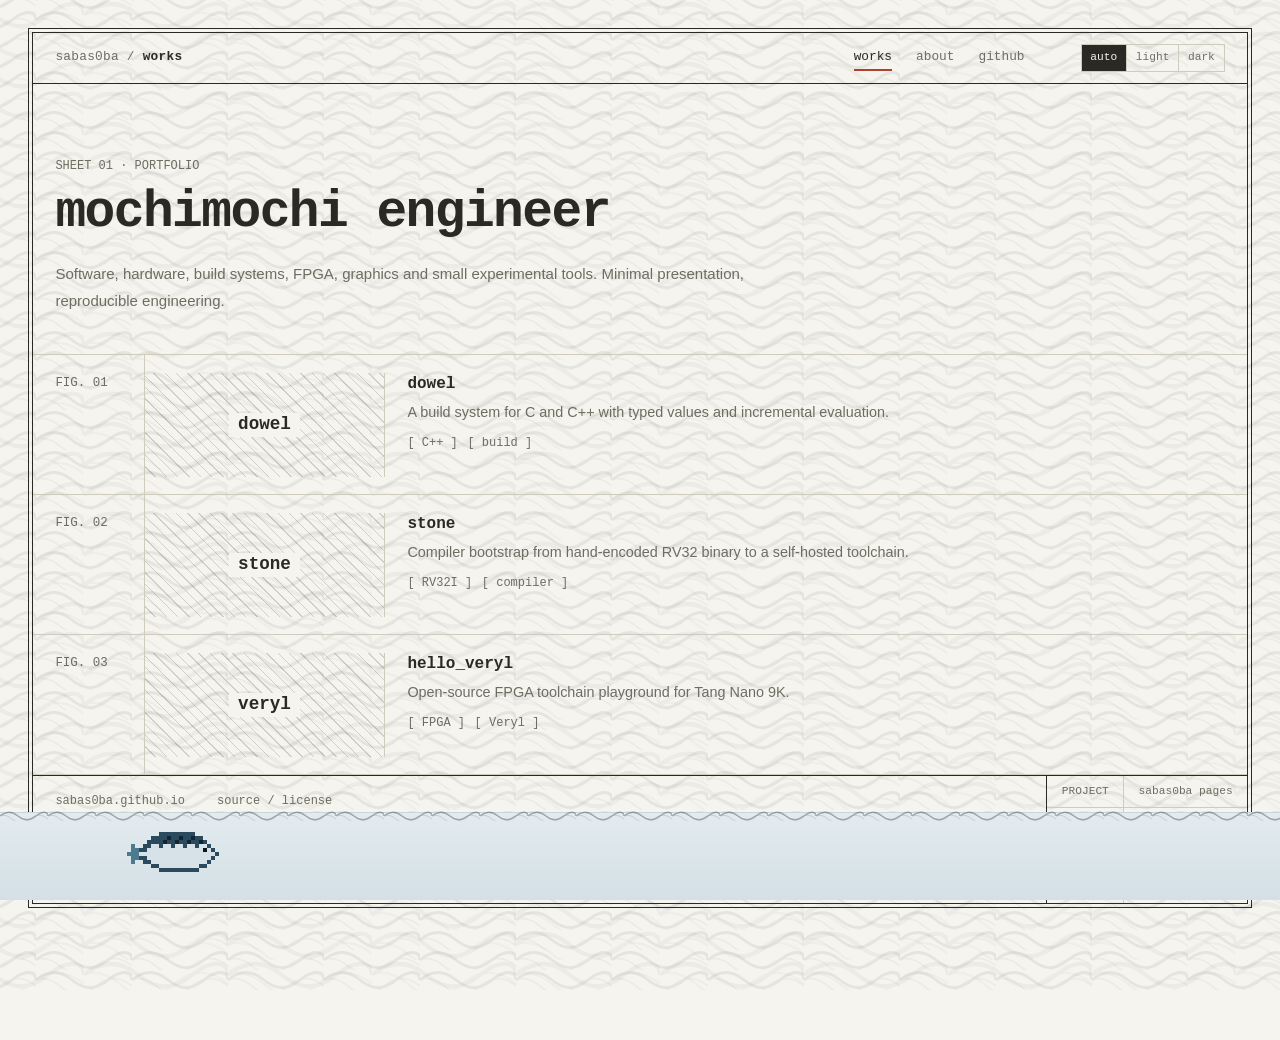
<file: examples/portfolio.html>
<!doctype html>
<html lang="ja">
  <head>
    <meta charset="utf-8">
    <meta name="viewport" content="width=device-width, initial-scale=1">
    <title>Portfolio sample</title>
    <script src="assets/theme.js"></script>
    <link rel="stylesheet" href="../src/saba.css">
    <link rel="stylesheet" href="../src/saba-sea.css">
    <style>
      @layer site {
        .hero { padding: clamp(2rem, 6vw, 4.5rem) var(--saba-gutter) 2.5rem; border-bottom: 1px solid var(--saba-border); }
        .hero .no { font-family: var(--saba-font-mono); font-size: 0.75rem; color: var(--saba-text-muted); }
        .hero h1 { margin: 0.4rem 0 0; font: 700 clamp(1.9rem, 6vw, 3.2rem)/1.15 var(--saba-font-mono); letter-spacing: -0.03em; }
        .hero p { max-width: 44rem; margin: 1.2rem 0 0; color: var(--saba-text-muted); }
        .works { flex: 1; }
        .saba-sheet { position: relative; z-index: 1; }
        .tags { display: flex; flex-wrap: wrap; gap: 0.2rem 0.6rem; }
      }
    </style>
  </head>
  <body data-sea="tide" data-sea-style="pixel" data-fish="saba">
    <a class="saba-skip-link" href="#main">本文へ移動</a>
    <div class="saba-sheet">
      <header class="saba-site-header">
        <div class="saba-site-header__inner">
          <a class="saba-brand" href="index.html"><span class="saba-brand__owner">sabas0ba / </span>works</a>
          <nav class="saba-nav" aria-label="主要ナビゲーション">
            <a aria-current="page" href="#work">works</a>
            <a href="#about">about</a>
            <a href="https://github.com/sabas0ba/pages-style">github</a>
          </nav>
          <div class="saba-theme-switcher" data-saba-theme-switcher hidden role="group" aria-label="表示テーマ">
            <button type="button" data-theme-value="auto" aria-pressed="false">auto</button>
            <button type="button" data-theme-value="light" aria-pressed="false">light</button>
            <button type="button" data-theme-value="dark" aria-pressed="false">dark</button>
          </div>
        </div>
      </header>
      <main id="main" class="works">
        <section id="about" class="hero">
          <div class="no">SHEET 01 · PORTFOLIO</div>
          <h1>mochimochi engineer</h1>
          <p>Software, hardware, build systems, FPGA, graphics and small experimental tools. Minimal presentation, reproducible engineering.</p>
        </section>
        <section id="work" aria-label="Selected work">
          <article class="saba-fig">
            <div class="saba-fig__no">FIG. 01</div>
            <div class="saba-fig__thumb saba-hatch"><span>dowel</span></div>
            <div class="saba-fig__body">
              <h2 class="saba-fig__title">dowel</h2>
              <p class="saba-fig__desc">A build system for C and C++ with typed values and incremental evaluation.</p>
              <div class="tags"><span class="saba-chip">C++</span><span class="saba-chip">build</span></div>
            </div>
          </article>
          <article class="saba-fig">
            <div class="saba-fig__no">FIG. 02</div>
            <div class="saba-fig__thumb saba-hatch"><span>stone</span></div>
            <div class="saba-fig__body">
              <h2 class="saba-fig__title">stone</h2>
              <p class="saba-fig__desc">Compiler bootstrap from hand-encoded RV32 binary to a self-hosted toolchain.</p>
              <div class="tags"><span class="saba-chip">RV32I</span><span class="saba-chip">compiler</span></div>
            </div>
          </article>
          <article class="saba-fig">
            <div class="saba-fig__no">FIG. 03</div>
            <div class="saba-fig__thumb saba-hatch"><span>veryl</span></div>
            <div class="saba-fig__body">
              <h2 class="saba-fig__title">hello_veryl</h2>
              <p class="saba-fig__desc">Open-source FPGA toolchain playground for Tang Nano 9K.</p>
              <div class="tags"><span class="saba-chip">FPGA</span><span class="saba-chip">Veryl</span></div>
            </div>
          </article>
        </section>
      </main>
      <footer class="saba-site-footer">
        <div class="saba-site-footer__inner"><span>sabas0ba.github.io</span><span><a href="https://github.com/sabas0ba/pages-style">source</a> / <a href="https://github.com/sabas0ba/pages-style/blob/main/LICENSE">license</a></span></div>
        <div class="saba-titleblock" aria-label="表題欄">
          <div>PROJECT</div><div>sabas0ba pages</div>
          <div>SHEET</div><div>01 / 04</div>
          <div>REV</div><div class="saba-titleblock__rev">C2</div>
          <div>LICENSE</div><div>Apache-2.0</div>
        </div>
      </footer>
    </div>
    <script src="../src/saba-sea.js"></script>
  </body>
</html>
</file>
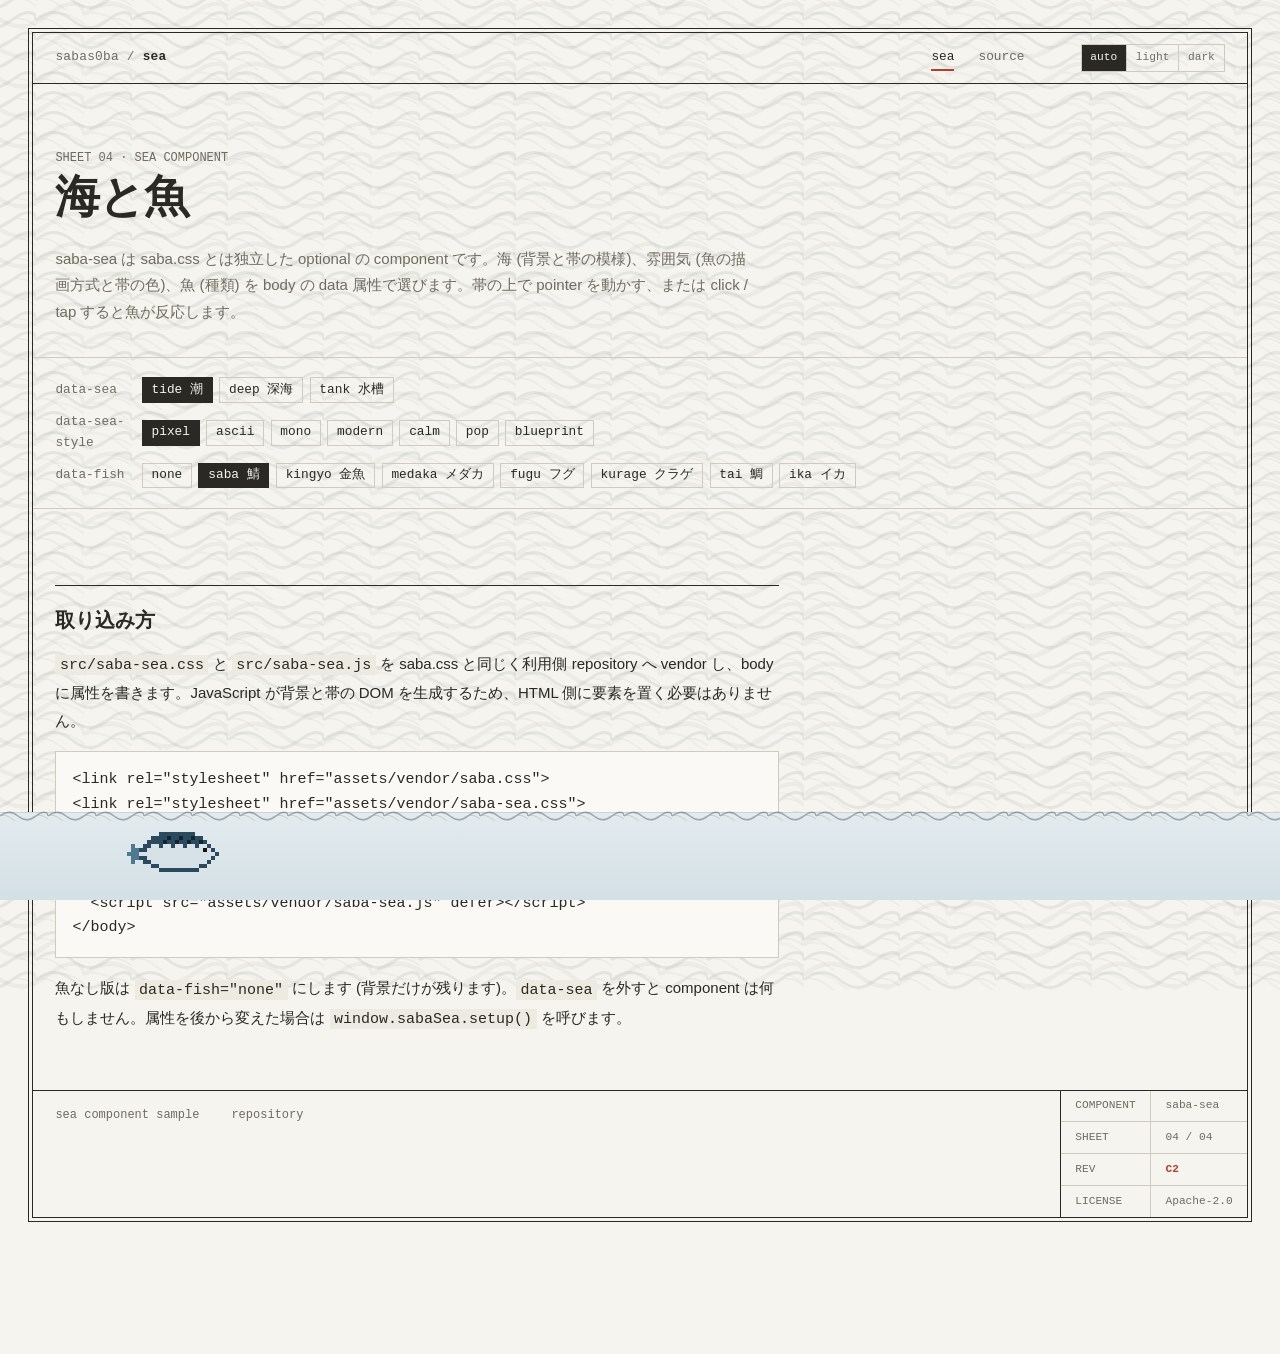
<file: examples/sea.html>
<!doctype html>
<html lang="ja">
  <head>
    <meta charset="utf-8">
    <meta name="viewport" content="width=device-width, initial-scale=1">
    <title>Sea sample</title>
    <script src="assets/theme.js"></script>
    <link rel="stylesheet" href="../src/saba.css">
    <link rel="stylesheet" href="../src/saba-sea.css">
    <style>
      @layer site {
        .saba-sheet { position: relative; z-index: 1; }
        .hero { padding: clamp(2rem, 6vw, 4rem) var(--saba-gutter) 2rem; border-bottom: 1px solid var(--saba-border); }
        .hero .no { font-family: var(--saba-font-mono); font-size: 0.75rem; color: var(--saba-text-muted); }
        .hero h1 { margin: 0.4rem 0 0; font: 700 clamp(1.8rem, 5vw, 2.8rem)/1.15 var(--saba-font-mono); letter-spacing: -0.03em; }
        .hero p { max-width: 44rem; margin: 1.2rem 0 0; color: var(--saba-text-muted); }
        .picker { display: grid; gap: 0.6rem; padding: 1.2rem var(--saba-gutter); border-bottom: 1px solid var(--saba-border); font: 0.8rem/1.6 var(--saba-font-mono); }
        .picker fieldset { display: flex; flex-wrap: wrap; gap: 0.3rem 0.4rem; align-items: center; margin: 0; padding: 0; border: 0; }
        .picker legend { float: left; width: 5rem; padding: 0; color: var(--saba-text-muted); }
        .picker label { padding: 0.1rem 0.55rem; border: 1px solid var(--saba-border); cursor: pointer; }
        .picker label:has(input:checked) { background: var(--saba-text); color: var(--saba-bg); border-color: var(--saba-text); }
        .picker input { position: absolute; opacity: 0; pointer-events: none; }
        .usage { padding: 2rem var(--saba-gutter) 2.5rem; }
        .usage pre { margin: 0; }
      }
    </style>
  </head>
  <body data-sea="tide" data-sea-style="pixel" data-fish="saba">
    <a class="saba-skip-link" href="#main">本文へ移動</a>
    <div class="saba-sheet">
      <header class="saba-site-header">
        <div class="saba-site-header__inner">
          <a class="saba-brand" href="index.html"><span class="saba-brand__owner">sabas0ba / </span>sea</a>
          <nav class="saba-nav" aria-label="主要ナビゲーション"><a aria-current="page" href="#main">sea</a><a href="https://github.com/sabas0ba/pages-style">source</a></nav>
          <div class="saba-theme-switcher" data-saba-theme-switcher hidden role="group" aria-label="表示テーマ">
            <button type="button" data-theme-value="auto" aria-pressed="false">auto</button>
            <button type="button" data-theme-value="light" aria-pressed="false">light</button>
            <button type="button" data-theme-value="dark" aria-pressed="false">dark</button>
          </div>
        </div>
      </header>
      <main id="main">
        <section class="hero">
          <div class="no">SHEET 04 · SEA COMPONENT</div>
          <h1>海と魚</h1>
          <p>saba-sea は saba.css とは独立した optional の component です。海 (背景と帯の模様)、雰囲気 (魚の描画方式と帯の色)、魚 (種類) を body の data 属性で選びます。帯の上で pointer を動かす、または click / tap すると魚が反応します。</p>
        </section>
        <form class="picker" aria-label="組み合わせの切替">
          <fieldset><legend>data-sea</legend>
            <label><input type="radio" name="sea" value="tide" checked><span>tide 潮</span></label>
            <label><input type="radio" name="sea" value="deep"><span>deep 深海</span></label>
            <label><input type="radio" name="sea" value="tank"><span>tank 水槽</span></label>
          </fieldset>
          <fieldset><legend>data-sea-style</legend>
            <label><input type="radio" name="sea-style" value="pixel" checked><span>pixel</span></label>
            <label><input type="radio" name="sea-style" value="ascii"><span>ascii</span></label>
            <label><input type="radio" name="sea-style" value="mono"><span>mono</span></label>
            <label><input type="radio" name="sea-style" value="modern"><span>modern</span></label>
            <label><input type="radio" name="sea-style" value="calm"><span>calm</span></label>
            <label><input type="radio" name="sea-style" value="pop"><span>pop</span></label>
            <label><input type="radio" name="sea-style" value="blueprint"><span>blueprint</span></label>
          </fieldset>
          <fieldset><legend>data-fish</legend>
            <label><input type="radio" name="fish" value="none"><span>none</span></label>
            <label><input type="radio" name="fish" value="saba" checked><span>saba 鯖</span></label>
            <label><input type="radio" name="fish" value="kingyo"><span>kingyo 金魚</span></label>
            <label><input type="radio" name="fish" value="medaka"><span>medaka メダカ</span></label>
            <label><input type="radio" name="fish" value="fugu"><span>fugu フグ</span></label>
            <label><input type="radio" name="fish" value="kurage"><span>kurage クラゲ</span></label>
            <label><input type="radio" name="fish" value="tai"><span>tai 鯛</span></label>
            <label><input type="radio" name="fish" value="ika"><span>ika イカ</span></label>
          </fieldset>
        </form>
        <section class="usage saba-prose" aria-labelledby="usage-title">
          <h2 id="usage-title">取り込み方</h2>
          <p><code>src/saba-sea.css</code> と <code>src/saba-sea.js</code> を saba.css と同じく利用側 repository へ vendor し、body に属性を書きます。JavaScript が背景と帯の DOM を生成するため、HTML 側に要素を置く必要はありません。</p>
          <pre><code>&lt;link rel="stylesheet" href="assets/vendor/saba.css"&gt;
&lt;link rel="stylesheet" href="assets/vendor/saba-sea.css"&gt;

&lt;body data-sea="tide" data-sea-style="pixel" data-fish="saba"&gt;
  ...
  &lt;script src="assets/vendor/saba-sea.js" defer&gt;&lt;/script&gt;
&lt;/body&gt;</code></pre>
          <p>魚なし版は <code>data-fish="none"</code> にします (背景だけが残ります)。<code>data-sea</code> を外すと component は何もしません。属性を後から変えた場合は <code>window.sabaSea.setup()</code> を呼びます。</p>
        </section>
      </main>
      <footer class="saba-site-footer">
        <div class="saba-site-footer__inner"><span>sea component sample</span><span><a href="https://github.com/sabas0ba/pages-style">repository</a></span></div>
        <div class="saba-titleblock" aria-label="表題欄">
          <div>COMPONENT</div><div>saba-sea</div>
          <div>SHEET</div><div>04 / 04</div>
          <div>REV</div><div class="saba-titleblock__rev">C2</div>
          <div>LICENSE</div><div>Apache-2.0</div>
        </div>
      </footer>
    </div>
    <script src="../src/saba-sea.js"></script>
    <script>
      // sample 専用: 切替 UI を body の data 属性へ反映する
      document.querySelectorAll(".picker input").forEach((input) => {
        input.addEventListener("change", () => {
          document.body.dataset[input.name === "sea-style" ? "seaStyle" : input.name] = input.value;
          window.sabaSea.setup();
        });
      });
    </script>
  </body>
</html>
</file>
<file: saba.css>
@layer saba.tokens, saba.reset, saba.base, saba.components, saba.layout, site;

@layer saba.tokens {
  :root,
  :root[data-theme="light"] {
    color-scheme: light dark;

    --saba-bg: #fbfcfd;
    --saba-surface: #ffffff;
    --saba-surface-raised: #f2f5f8;
    --saba-text: #22282f;
    --saba-text-muted: #5c6672;
    --saba-border: #dde3ea;
    --saba-accent: #0a58b8;
    --saba-accent: oklch(0.48 0.16 var(--saba-accent-h, 250));
    --saba-accent-soft: color-mix(in oklch, var(--saba-accent) 10%, transparent);
    --saba-shadow: 0 1px 2px rgb(16 22 30 / 8%);
    --saba-grid-dot: rgb(16 22 30 / 7%);

    --saba-code-comment: #59636e;
    --saba-code-keyword: #cf222e;
    --saba-code-string: #0a3069;
    --saba-code-number: #0550ae;
    --saba-code-function: #8250df;

    --saba-font-body: -apple-system, BlinkMacSystemFont, "Segoe UI", "Hiragino Sans",
      "Hiragino Kaku Gothic ProN", "Noto Sans JP", "Yu Gothic UI", Meiryo, sans-serif;
    --saba-font-mono: ui-monospace, "Cascadia Mono", "SFMono-Regular", Consolas,
      "Liberation Mono", "Noto Sans Mono", monospace;

    --saba-radius-sm: 0.25rem;
    --saba-radius-md: 0.6rem;
    --saba-radius-pill: 999px;

    --saba-space-1: 0.25rem;
    --saba-space-2: 0.5rem;
    --saba-space-3: 0.75rem;
    --saba-space-4: 1rem;
    --saba-space-6: 1.5rem;
    --saba-space-8: 2rem;
    --saba-space-12: 3rem;
    --saba-space-16: 4rem;

    --saba-measure: 48rem;
    --saba-page-width: 72rem;
    --saba-transition-fast: 150ms;
    --saba-transition-normal: 300ms;
  }

  :root[data-theme="light"] { color-scheme: light; }

  @media (prefers-color-scheme: dark) {
    :root:not([data-theme="light"]) {
      --saba-bg: #0d1117;
      --saba-surface: #151b23;
      --saba-surface-raised: #1c242e;
      --saba-text: #d5dce3;
      --saba-text-muted: #7d8894;
      --saba-border: #262e38;
      --saba-accent: #6cb6ff;
      --saba-accent: oklch(0.8 0.14 var(--saba-accent-h, 250));
      --saba-accent-soft: color-mix(in oklch, var(--saba-accent) 12%, transparent);
      --saba-shadow: 0 1px 2px rgb(0 0 0 / 50%);
      --saba-grid-dot: rgb(220 235 255 / 5%);
      --saba-code-comment: #9198a1;
      --saba-code-keyword: #ff7b72;
      --saba-code-string: #a5d6ff;
      --saba-code-number: #79c0ff;
      --saba-code-function: #d2a8ff;
    }
  }

  :root[data-theme="dark"] {
    color-scheme: dark;
    --saba-bg: #0d1117;
    --saba-surface: #151b23;
    --saba-surface-raised: #1c242e;
    --saba-text: #d5dce3;
    --saba-text-muted: #7d8894;
    --saba-border: #262e38;
    --saba-accent: #6cb6ff;
    --saba-accent: oklch(0.8 0.14 var(--saba-accent-h, 250));
    --saba-accent-soft: color-mix(in oklch, var(--saba-accent) 12%, transparent);
    --saba-shadow: 0 1px 2px rgb(0 0 0 / 50%);
    --saba-grid-dot: rgb(220 235 255 / 5%);
    --saba-code-comment: #9198a1;
    --saba-code-keyword: #ff7b72;
    --saba-code-string: #a5d6ff;
    --saba-code-number: #79c0ff;
    --saba-code-function: #d2a8ff;
  }
}

@layer saba.reset {
  *, *::before, *::after { box-sizing: border-box; }
  html { -webkit-text-size-adjust: 100%; }
  body { margin: 0; }
  img, svg { display: block; max-width: 100%; }
  button, input, textarea, select { font: inherit; }
}

@layer saba.base {
  html { background: var(--saba-bg); }
  body {
    min-height: 100vh;
    background: var(--saba-bg);
    color: var(--saba-text);
    font-family: var(--saba-font-body);
    font-size: 16px;
    line-height: 1.7;
  }
  a { color: var(--saba-accent); text-decoration: none; }
  a:hover { text-decoration: underline; }
  code, pre, kbd, samp { font-family: var(--saba-font-mono); }
  :focus-visible { outline: 2px solid var(--saba-accent); outline-offset: 2px; border-radius: 2px; }
  ::selection { background: var(--saba-accent-soft); }
}

@layer saba.components {
  .saba-skip-link {
    position: fixed;
    z-index: 100;
    inset: var(--saba-space-2) auto auto var(--saba-space-2);
    padding: var(--saba-space-2) var(--saba-space-3);
    border: 1px solid var(--saba-accent);
    border-radius: var(--saba-radius-sm);
    background: var(--saba-surface);
    color: var(--saba-text);
    font-family: var(--saba-font-mono);
    transform: translateY(calc(-100% - var(--saba-space-4)));
  }
  .saba-skip-link:focus { transform: translateY(0); }

  .saba-site-header {
    border-bottom: 1px solid var(--saba-border);
    background: color-mix(in srgb, var(--saba-bg) 88%, transparent);
    backdrop-filter: blur(12px);
  }
  .saba-site-header__inner,
  .saba-site-footer__inner {
    width: min(calc(100% - 2.5rem), var(--saba-page-width));
    margin-inline: auto;
    display: flex;
    align-items: center;
    flex-wrap: wrap;
    gap: var(--saba-space-2) var(--saba-space-4);
  }
  .saba-site-header__inner { min-height: 3.5rem; }
  .saba-brand {
    color: var(--saba-text);
    font-family: var(--saba-font-mono);
    font-size: 0.95rem;
    font-weight: 650;
    letter-spacing: -0.01em;
  }
  .saba-brand__owner { color: var(--saba-text-muted); font-weight: 500; }
  .saba-nav { display: flex; flex-wrap: wrap; gap: var(--saba-space-1) var(--saba-space-4); margin-left: auto; }
  .saba-nav a {
    color: var(--saba-text-muted);
    font-family: var(--saba-font-mono);
    font-size: 0.82rem;
    border-bottom: 1px solid transparent;
  }
  .saba-nav a:hover { color: var(--saba-text); text-decoration: none; }
  .saba-nav a[aria-current="page"] { color: var(--saba-text); border-bottom-color: var(--saba-accent); }

  .saba-theme-switcher {
    display: inline-flex;
    margin-left: auto;
    padding: 2px;
    border: 1px solid var(--saba-border);
    border-radius: var(--saba-radius-pill);
    background: var(--saba-surface);
  }
  .saba-theme-switcher[hidden] { display: none; }
  .saba-theme-switcher button {
    min-height: 1.75rem;
    padding-inline: .55rem;
    border: 0;
    border-radius: var(--saba-radius-pill);
    background: transparent;
    color: var(--saba-text-muted);
    font: .7rem/1 var(--saba-font-mono);
    cursor: pointer;
  }
  .saba-theme-switcher button[aria-pressed="true"] {
    background: var(--saba-accent-soft);
    color: var(--saba-text);
  }

  .saba-card,
  .saba-panel {
    background: var(--saba-surface);
    border: 1px solid var(--saba-border);
    border-radius: var(--saba-radius-md);
    box-shadow: var(--saba-shadow);
  }
  .saba-card { overflow: hidden; transition: border-color var(--saba-transition-fast) ease, transform var(--saba-transition-fast) ease; }
  .saba-card:hover { border-color: var(--saba-accent); transform: translateY(-2px); }
  .saba-card__body { padding: 1rem; }
  .saba-card__title { margin: 0 0 .3rem; font: 650 .98rem/1.4 var(--saba-font-mono); }
  .saba-card__desc { margin: 0; color: var(--saba-text-muted); font-size: .88rem; }

  .saba-chip,
  .saba-button {
    display: inline-flex;
    align-items: center;
    justify-content: center;
    border: 1px solid var(--saba-border);
    background: var(--saba-surface);
    color: var(--saba-text-muted);
    font-family: var(--saba-font-mono);
  }
  .saba-chip { min-height: 1.65rem; padding-inline: .65rem; border-radius: var(--saba-radius-pill); font-size: .75rem; }
  .saba-button { min-height: 2.25rem; padding-inline: .9rem; border-radius: var(--saba-radius-md); cursor: pointer; }
  .saba-button:hover { color: var(--saba-text); border-color: var(--saba-accent); }
  .saba-button--primary { border-color: var(--saba-accent); background: var(--saba-accent); color: var(--saba-bg); }

  .saba-input {
    min-height: 2.35rem;
    width: 100%;
    padding: .45rem .7rem;
    border: 1px solid var(--saba-border);
    border-radius: var(--saba-radius-md);
    background: var(--saba-bg);
    color: var(--saba-text);
  }
  .saba-input:hover { border-color: color-mix(in oklch, var(--saba-accent) 55%, var(--saba-border)); }

  .saba-site-footer { margin-top: auto; border-top: 1px solid var(--saba-border); color: var(--saba-text-muted); }
  .saba-site-footer__inner { min-height: 4rem; font: .78rem/1.5 var(--saba-font-mono); }
  .saba-site-footer__inner > :last-child { margin-left: auto; }
}

@layer saba.layout {
  .saba-page { width: min(calc(100% - 2.5rem), var(--saba-page-width)); margin-inline: auto; }
  .saba-prose { width: min(100%, var(--saba-measure)); line-height: 1.85; }
  .saba-prose h1, .saba-prose h2, .saba-prose h3 { color: var(--saba-text); font-family: var(--saba-font-mono); line-height: 1.4; }
  .saba-prose h1 { margin: 0 0 1.5rem; font-size: clamp(1.65rem, 4vw, 2rem); }
  .saba-prose h2 { margin: 2.75rem 0 1rem; padding-top: 1.5rem; border-top: 1px solid var(--saba-border); font-size: 1.3rem; }
  .saba-prose h3 { margin: 2rem 0 .75rem; font-size: 1.05rem; }
  .saba-prose p, .saba-prose ul, .saba-prose ol { margin: 1rem 0; }
  .saba-prose :not(pre) > code { padding: .14em .34em; background: color-mix(in srgb, var(--saba-surface-raised) 85%, transparent); border-radius: var(--saba-radius-sm); }
  .saba-prose pre { overflow-x: auto; padding: 1rem; border: 1px solid var(--saba-border); border-radius: var(--saba-radius-md); background: var(--saba-surface); line-height: 1.65; }
  .saba-prose blockquote { margin: 1rem 0; padding: .2rem 0 .2rem 1rem; border-left: 3px solid var(--saba-border); color: var(--saba-text-muted); }
  .saba-prose table { width: 100%; border-collapse: collapse; font-size: .92rem; }
  .saba-prose th, .saba-prose td { padding: .55rem .7rem; border: 1px solid var(--saba-border); text-align: left; }
  .saba-prose th { background: var(--saba-surface-raised); font-family: var(--saba-font-mono); }
  .saba-grid-background {
    background:
      radial-gradient(circle at 1px 1px, var(--saba-grid-dot) 1px, transparent 0) 0 0 / 26px 26px fixed,
      var(--saba-bg);
  }
  .saba-grid { display: grid; grid-template-columns: repeat(auto-fit, minmax(min(100%, 17rem), 1fr)); gap: 1rem; }
}

@media (max-width: 42rem) {
  .saba-site-header__inner { padding-block: .7rem; }
  .saba-nav { width: 100%; margin-left: 0; }
  .saba-site-footer__inner > :last-child { margin-left: 0; }
}

@media (prefers-reduced-motion: reduce) {
  *, *::before, *::after { scroll-behavior: auto !important; animation-duration: .001ms !important; animation-iteration-count: 1 !important; transition-duration: .001ms !important; }
}

@media print {
  :root {
    --saba-bg: #fff;
    --saba-surface: #fff;
    --saba-surface-raised: #f2f2f2;
    --saba-text: #000;
    --saba-text-muted: #333;
    --saba-border: #aaa;
    --saba-accent: #000;
  }
  .saba-site-header, .saba-site-footer { display: none; }
  body { background: #fff; color: #000; }
  .saba-prose { max-width: none; }
}
</file>
<file: src/saba.css>
/* SPDX-License-Identifier: Apache-2.0 */
/* Copyright 2026 sabas0ba */

/*
 * saba.css — 図面 (drafting sheet) design system.
 * light は製図用紙と墨、dark は青焼き (diazo blueprint)。
 * 構造は罫線・frame・採番・表題欄で作り、card の影や角丸を使わない。
 */

@layer saba.tokens, saba.reset, saba.base, saba.components, saba.layout, site;

@layer saba.tokens {
  :root,
  :root[data-theme="light"] {
    color-scheme: light dark;

    --saba-bg: #f5f4ee;
    --saba-surface: #faf9f5;
    --saba-surface-raised: #eceae1;
    --saba-text: #2a2924;
    --saba-text-muted: #6f6c60;
    --saba-border: #cfccbd;
    --saba-border-strong: #2a2924;
    --saba-accent: #b0402f;
    --saba-accent-soft: color-mix(in srgb, var(--saba-accent) 12%, transparent);
    --saba-hatch: rgb(42 41 36 / 18%);
    --saba-grid-line: rgb(42 41 36 / 9%);

    --saba-code-comment: #7a7668;
    --saba-code-keyword: #b0402f;
    --saba-code-string: #2f4f6f;
    --saba-code-number: #5c5230;
    --saba-code-function: #4a3d7a;

    --saba-font-body: -apple-system, BlinkMacSystemFont, "Segoe UI", "BIZ UDPGothic",
      "Hiragino Sans", "Hiragino Kaku Gothic ProN", "Yu Gothic UI", "Yu Gothic",
      "Noto Sans CJK JP", "Noto Sans JP", Meiryo, sans-serif;
    --saba-font-mono: ui-monospace, "Cascadia Mono", "SFMono-Regular", Consolas,
      "Liberation Mono", "BIZ UDGothic", "Noto Sans Mono CJK JP", "Noto Sans Mono",
      monospace;

    --saba-space-1: 0.25rem;
    --saba-space-2: 0.5rem;
    --saba-space-3: 0.75rem;
    --saba-space-4: 1rem;
    --saba-space-6: 1.5rem;
    --saba-space-8: 2rem;
    --saba-space-12: 3rem;
    --saba-space-16: 4rem;

    --saba-gutter: 1.4rem;
    --saba-sheet-margin: clamp(0.8rem, 2.5vw, 2rem);
    --saba-measure: 48rem;
    --saba-page-width: 88rem;
    --saba-transition-fast: 150ms;
  }

  :root[data-theme="light"] { color-scheme: light; }

  @media (prefers-color-scheme: dark) {
    :root:not([data-theme="light"]) {
      --saba-bg: #14293d;
      --saba-surface: #172e44;
      --saba-surface-raised: #1d3852;
      --saba-text: #d8e5f0;
      --saba-text-muted: #8aa4bb;
      --saba-border: #33506a;
      --saba-border-strong: #d8e5f0;
      --saba-accent: #e6c37c;
      --saba-accent-soft: color-mix(in srgb, var(--saba-accent) 16%, transparent);
      --saba-hatch: rgb(216 229 240 / 16%);
      --saba-grid-line: rgb(216 229 240 / 7%);
      --saba-code-comment: #7f97ac;
      --saba-code-keyword: #e6c37c;
      --saba-code-string: #bcd8ee;
      --saba-code-number: #9fc0dc;
      --saba-code-function: #d7c7f0;
    }
  }

  :root[data-theme="dark"] {
    color-scheme: dark;
    --saba-bg: #14293d;
    --saba-surface: #172e44;
    --saba-surface-raised: #1d3852;
    --saba-text: #d8e5f0;
    --saba-text-muted: #8aa4bb;
    --saba-border: #33506a;
    --saba-border-strong: #d8e5f0;
    --saba-accent: #e6c37c;
    --saba-accent-soft: color-mix(in srgb, var(--saba-accent) 16%, transparent);
    --saba-hatch: rgb(216 229 240 / 16%);
    --saba-grid-line: rgb(216 229 240 / 7%);
    --saba-code-comment: #7f97ac;
    --saba-code-keyword: #e6c37c;
    --saba-code-string: #bcd8ee;
    --saba-code-number: #9fc0dc;
    --saba-code-function: #d7c7f0;
  }
}

@layer saba.reset {
  *, *::before, *::after { box-sizing: border-box; }
  html { -webkit-text-size-adjust: 100%; }
  body { margin: 0; }
  img, svg { display: block; max-width: 100%; }
  button, input, textarea, select { font: inherit; }
}

@layer saba.base {
  html { background: var(--saba-bg); }
  body {
    min-height: 100vh;
    background: var(--saba-bg);
    color: var(--saba-text);
    font-family: var(--saba-font-body);
    font-size: 15px;
    line-height: 1.75;
  }
  a { color: inherit; text-decoration: none; }
  a:hover { text-decoration: underline; text-underline-offset: 3px; }
  code, pre, kbd, samp { font-family: var(--saba-font-mono); }
  :focus-visible { outline: 2px solid var(--saba-accent); outline-offset: 2px; }
  ::selection { background: var(--saba-text); color: var(--saba-bg); }
}

@layer saba.components {
  .saba-skip-link {
    position: fixed;
    z-index: 100;
    inset: var(--saba-space-2) auto auto var(--saba-space-2);
    padding: var(--saba-space-2) var(--saba-space-3);
    border: 1px solid var(--saba-border-strong);
    background: var(--saba-surface);
    color: var(--saba-text);
    font-family: var(--saba-font-mono);
    transform: translateY(calc(-100% - var(--saba-space-4)));
  }
  .saba-skip-link:focus { transform: translateY(0); }

  /* 図面 frame。外周の太線と内側の細線で 1 枚の sheet を作る。 */
  .saba-sheet {
    display: flex;
    flex-direction: column;
    margin: var(--saba-sheet-margin);
    min-height: calc(100vh - 2 * var(--saba-sheet-margin));
    border: 1.5px solid var(--saba-border-strong);
    outline: 1px solid var(--saba-border-strong);
    outline-offset: 3px;
  }

  .saba-site-header { border-bottom: 1px solid var(--saba-border-strong); }
  .saba-site-header__inner,
  .saba-site-footer__inner {
    display: flex;
    align-items: baseline;
    flex-wrap: wrap;
    gap: var(--saba-space-2) var(--saba-space-8);
    padding: 0.7rem var(--saba-gutter);
    font-family: var(--saba-font-mono);
    font-size: 0.8rem;
  }
  .saba-brand { color: var(--saba-text); font-weight: 700; letter-spacing: 0.02em; }
  .saba-brand__owner { color: var(--saba-text-muted); font-weight: 400; }
  .saba-nav { display: flex; flex-wrap: wrap; gap: var(--saba-space-1) var(--saba-space-6); margin-left: auto; }
  .saba-nav a { color: var(--saba-text-muted); }
  .saba-nav a:hover { color: var(--saba-text); text-decoration: none; }
  .saba-nav a[aria-current="page"] { color: var(--saba-text); border-bottom: 2px solid var(--saba-accent); }

  .saba-theme-switcher {
    display: inline-flex;
    margin-left: var(--saba-space-6);
    border: 1px solid var(--saba-border);
  }
  .saba-theme-switcher[hidden] { display: none; }
  .saba-theme-switcher button {
    min-height: 1.6rem;
    padding-inline: 0.55rem;
    border: 0;
    background: transparent;
    color: var(--saba-text-muted);
    font: 0.7rem/1 var(--saba-font-mono);
    cursor: pointer;
  }
  .saba-theme-switcher button + button { border-left: 1px solid var(--saba-border); }
  .saba-theme-switcher button[aria-pressed="true"] {
    background: var(--saba-text);
    color: var(--saba-bg);
  }

  .saba-card,
  .saba-panel {
    background: var(--saba-surface);
    border: 1px solid var(--saba-border);
  }
  .saba-card { transition: border-color var(--saba-transition-fast) ease; }
  .saba-card:hover { border-color: var(--saba-border-strong); }
  .saba-card__body { padding: var(--saba-space-4); }
  .saba-card__title { margin: 0 0 0.3rem; font: 700 0.98rem/1.4 var(--saba-font-mono); }
  .saba-card__desc { margin: 0; color: var(--saba-text-muted); font-size: 0.9rem; }

  /* 採番付きの図 (FIG. 01) 行。作品や項目の列挙に使う。 */
  .saba-fig {
    display: grid;
    grid-template-columns: 7rem 15rem minmax(0, 1fr);
    border-bottom: 1px solid var(--saba-border);
    color: inherit;
  }
  .saba-fig:hover { text-decoration: none; }
  .saba-fig:hover .saba-fig__title { text-decoration: underline; text-underline-offset: 3px; }
  .saba-fig__no {
    padding: 1.1rem var(--saba-gutter);
    border-right: 1px solid var(--saba-border);
    font-family: var(--saba-font-mono);
    font-size: 0.78rem;
    color: var(--saba-text-muted);
  }
  .saba-fig__thumb {
    display: grid;
    place-items: center;
    margin: 1.1rem 0;
    min-height: 6.5rem;
    border-right: 1px solid var(--saba-border);
    font: 700 1.1rem/1 var(--saba-font-mono);
  }
  .saba-fig__thumb > * { padding: 0.2rem 0.6rem; background: var(--saba-bg); }
  .saba-fig__body { padding: 1.1rem var(--saba-gutter); }
  .saba-fig__title { margin: 0; font: 700 1rem/1.4 var(--saba-font-mono); }
  .saba-fig__desc { margin: 0.3rem 0 0.5rem; max-width: 38rem; color: var(--saba-text-muted); font-size: 0.9rem; }

  /* 断面の hatching。gradient の代わりに使う placeholder 面。 */
  .saba-hatch {
    background: repeating-linear-gradient(45deg, transparent 0 7px, var(--saba-hatch) 7px 8px);
  }

  .saba-chip {
    display: inline-block;
    color: var(--saba-text-muted);
    font-family: var(--saba-font-mono);
    font-size: 0.75rem;
  }
  .saba-chip::before { content: "[ "; }
  .saba-chip::after { content: " ]"; }

  .saba-button {
    display: inline-flex;
    align-items: center;
    justify-content: center;
    min-height: 2.2rem;
    padding-inline: 0.9rem;
    border: 1px solid var(--saba-border-strong);
    background: transparent;
    color: var(--saba-text);
    font-family: var(--saba-font-mono);
    cursor: pointer;
  }
  .saba-button:hover { background: var(--saba-text); color: var(--saba-bg); }
  .saba-button--primary { background: var(--saba-text); color: var(--saba-bg); }
  .saba-button--primary:hover { background: var(--saba-accent); border-color: var(--saba-accent); color: var(--saba-bg); }

  .saba-input {
    min-height: 2.2rem;
    width: 100%;
    padding: 0.4rem 0.7rem;
    border: 1px solid var(--saba-border);
    background: var(--saba-surface);
    color: var(--saba-text);
    font-family: var(--saba-font-mono);
  }
  .saba-input:hover { border-color: var(--saba-border-strong); }

  /* 表題欄。sheet の右下に置き、識別情報を表にする。 */
  .saba-titleblock {
    display: grid;
    grid-template-columns: auto auto;
    margin-left: auto;
    border-left: 1px solid var(--saba-border-strong);
    font-family: var(--saba-font-mono);
    font-size: 0.7rem;
  }
  .saba-titleblock > * {
    padding: 0.35rem 0.9rem;
    border-bottom: 1px solid var(--saba-border);
  }
  .saba-titleblock > :nth-child(odd) { color: var(--saba-text-muted); border-right: 1px solid var(--saba-border); }
  .saba-titleblock > :nth-last-child(-n + 2) { border-bottom: 0; }
  .saba-titleblock__rev { color: var(--saba-accent); font-weight: 700; }

  .saba-site-footer {
    display: flex;
    align-items: stretch;
    flex-wrap: wrap;
    margin-top: auto;
    border-top: 1px solid var(--saba-border-strong);
    color: var(--saba-text-muted);
  }
  .saba-site-footer__inner { padding-block: 0.9rem; font-size: 0.75rem; }
}

@layer saba.layout {
  .saba-page { width: 100%; max-width: var(--saba-page-width); padding-inline: var(--saba-gutter); }
  .saba-prose { width: min(100%, var(--saba-measure)); line-height: 1.85; }
  .saba-prose h1, .saba-prose h2, .saba-prose h3 { color: var(--saba-text); line-height: 1.4; }
  .saba-prose h1 { margin: 0 0 1.5rem; font: 700 clamp(1.6rem, 4vw, 2rem)/1.2 var(--saba-font-mono); letter-spacing: -0.02em; }
  .saba-prose h2 { margin: 2.75rem 0 1rem; padding-top: 1.25rem; border-top: 1px solid var(--saba-border-strong); font-size: 1.25rem; }
  .saba-prose h3 { margin: 2rem 0 0.75rem; font-size: 1.05rem; }
  .saba-prose p, .saba-prose ul, .saba-prose ol { margin: 1rem 0; }
  .saba-prose a { color: var(--saba-accent); }
  .saba-prose :not(pre) > code { padding: 0.1em 0.3em; background: var(--saba-surface-raised); }
  .saba-prose pre { overflow-x: auto; padding: 1rem; border: 1px solid var(--saba-border); background: var(--saba-surface); line-height: 1.65; }
  .saba-prose blockquote { margin: 1rem 0; padding: 0.2rem 0 0.2rem 1rem; border-left: 3px solid var(--saba-border-strong); color: var(--saba-text-muted); }
  .saba-prose table { width: 100%; border-collapse: collapse; font-size: 0.92rem; }
  .saba-prose th, .saba-prose td { padding: 0.55rem 0.7rem; border: 1px solid var(--saba-border); text-align: left; }
  .saba-prose th { background: var(--saba-surface-raised); font-family: var(--saba-font-mono); font-size: 0.8rem; }

  /* 方眼。dot grid ではなく製図用紙の細い罫線。 */
  .saba-grid-background {
    background:
      linear-gradient(var(--saba-grid-line) 1px, transparent 1px) 0 0 / 26px 26px,
      linear-gradient(90deg, var(--saba-grid-line) 1px, transparent 1px) 0 0 / 26px 26px,
      var(--saba-bg);
  }
  .saba-grid { display: grid; grid-template-columns: repeat(auto-fit, minmax(min(100%, 17rem), 1fr)); gap: var(--saba-space-4); }
}

@media (max-width: 42rem) {
  .saba-nav { width: 100%; margin-left: 0; }
  .saba-theme-switcher { margin-left: 0; }
  .saba-fig { grid-template-columns: 4rem minmax(0, 1fr); }
  .saba-fig__thumb { display: none; }
  .saba-titleblock { flex: 1 1 100%; margin-left: 0; border-left: 0; border-top: 1px solid var(--saba-border); }
}

@media (prefers-reduced-motion: reduce) {
  *, *::before, *::after { scroll-behavior: auto !important; animation-duration: .001ms !important; animation-iteration-count: 1 !important; transition-duration: .001ms !important; }
}

/*
 * print は @layer の外 (unlayered) に置く。cascade layer の規則により、
 * layered な theme token (:root[data-theme="dark"] を含む) より常に優先される。
 */
@media print {
  :root {
    --saba-bg: #fff;
    --saba-surface: #fff;
    --saba-surface-raised: #f2f2f2;
    --saba-text: #000;
    --saba-text-muted: #333;
    --saba-border: #aaa;
    --saba-border-strong: #000;
    --saba-accent: #000;
    --saba-sheet-margin: 0;
  }
  .saba-theme-switcher, .saba-skip-link { display: none; }
  .saba-sheet { outline: 0; min-height: 0; }
  body { background: #fff; color: #000; }
  .saba-prose { max-width: none; }
}
</file>
<file: src/saba-sea.css>
/* SPDX-License-Identifier: Apache-2.0 */
/* Copyright 2026 sabas0ba */

/*
 * saba-sea.css — 海と魚の optional component。
 * saba.css とは独立して読み込み、saba-sea.js と組で使う。
 * 利用側は <body data-sea="tide" data-sea-style="pixel" data-fish="saba"> のように指定する。
 *   data-sea:       tide | deep | tank        (海: 背景と帯の模様)
 *   data-sea-style: pixel | ascii | mono | modern | calm | pop | blueprint (雰囲気: 魚の描画方式と帯の色)
 *   data-fish:      none | saba | kingyo | medaka | fugu | kurage | tai | ika (魚。none は背景だけ)
 * 色は --saba-sea-* token で持ち、雰囲気ごとに light / dark の値を定義する。
 */

@layer saba.sea;

@layer saba.sea {
  /* ---- token: 雰囲気ごとの色と速さ。既定 (pixel) は潮の色 ---- */
  body[data-sea] {
    --saba-sea-water: #e3ebee;
    --saba-sea-deep: #d3e0e6;
    --saba-sea-wave: #1d2a33;
    --saba-sea-line: #c9d5da;
    --saba-sea-ink: #1d2a33;
    --saba-sea-muted: #5f6f7a;
    --saba-sea-sand: #e8dcc0;
    --saba-sea-weed: #5aa36e;
    --saba-sea-speed: 1;
    /* 鯖縞: 背の波縞。mask に使い、色は background で与える */
    --saba-sea-jima: url("data:image/svg+xml,%3Csvg%20xmlns='http://www.w3.org/2000/svg'%20width='48'%20height='10'%3E%3Cpath%20d='M0%205c6-5%2012-5%2018%200s12%205%2018%200%2012-5%2012%200'%20fill='none'%20stroke='%23000'%20stroke-width='1.4'/%3E%3Cpath%20d='M-6%208c6-5%2012-5%2018%200s12%205%2018%200%2012-5%2018%200'%20fill='none'%20stroke='%23000'%20stroke-width='.8'%20opacity='.6'/%3E%3C/svg%3E");
    --saba-sea-font: ui-monospace, "Cascadia Mono", "SFMono-Regular", Consolas, "BIZ UDGothic", "Noto Sans Mono CJK JP", monospace;
  }
  body[data-sea-style="ascii"] { --saba-sea-water: #efefe8; --saba-sea-deep: #e6e6de; --saba-sea-wave: #202020; --saba-sea-line: #202020; --saba-sea-ink: #202020; --saba-sea-muted: #6a6a64; --saba-sea-speed: 0.9; }
  body[data-sea-style="mono"] { --saba-sea-water: #f2f2f2; --saba-sea-deep: #e6e6e6; --saba-sea-wave: #111; --saba-sea-line: #111; --saba-sea-ink: #111; --saba-sea-muted: #666; --saba-sea-sand: #ddd; --saba-sea-weed: #555; --saba-sea-speed: 0.9; }
  body[data-sea-style="modern"] { --saba-sea-water: #e6eefc; --saba-sea-deep: #d6e2fa; --saba-sea-wave: #2f6df6; --saba-sea-line: #c9d7f2; --saba-sea-ink: #172033; --saba-sea-muted: #5d6a85; --saba-sea-sand: #f2e6c9; --saba-sea-weed: #4fb26f; }
  body[data-sea-style="calm"] { --saba-sea-water: #e8e4dc; --saba-sea-deep: #ddd7cc; --saba-sea-wave: #6e7f6a; --saba-sea-line: #ddd6cc; --saba-sea-ink: #3b3733; --saba-sea-muted: #7a736c; --saba-sea-sand: #e3d8c2; --saba-sea-weed: #7f9479; --saba-sea-speed: 0.5; }
  body[data-sea-style="pop"] { --saba-sea-water: #bde9ff; --saba-sea-deep: #8fd6ff; --saba-sea-wave: #ff5a8a; --saba-sea-line: #ffd9a8; --saba-sea-ink: #2b1d3a; --saba-sea-muted: #7a6a8a; --saba-sea-sand: #ffd66b; --saba-sea-weed: #3ecf8e; --saba-sea-speed: 1.3; }
  body[data-sea-style="blueprint"] { --saba-sea-water: #ece9df; --saba-sea-deep: #e3dfd2; --saba-sea-wave: #2a2924; --saba-sea-line: #cfccbd; --saba-sea-ink: #2a2924; --saba-sea-muted: #6f6c60; --saba-sea-sand: #e0d9c4; --saba-sea-weed: #6f6c60; --saba-sea-speed: 0.8; }

  @media (prefers-color-scheme: dark) {
    :root:not([data-theme="light"]) body[data-sea] { --saba-sea-water: #0f1d26; --saba-sea-deep: #0a1620; --saba-sea-wave: #9fd3e6; --saba-sea-line: #25404d; --saba-sea-ink: #d5e2e8; --saba-sea-muted: #7f95a2; --saba-sea-sand: #3b3325; --saba-sea-weed: #2f7a4a; }
    :root:not([data-theme="light"]) body[data-sea-style="ascii"] { --saba-sea-water: #161a1b; --saba-sea-deep: #111415; --saba-sea-wave: #c8ccc2; --saba-sea-line: #c8ccc2; --saba-sea-ink: #c8ccc2; --saba-sea-muted: #7e847a; }
    :root:not([data-theme="light"]) body[data-sea-style="mono"] { --saba-sea-water: #1c1c1c; --saba-sea-deep: #161616; --saba-sea-wave: #ececec; --saba-sea-line: #ececec; --saba-sea-ink: #ececec; --saba-sea-muted: #9a9a9a; --saba-sea-sand: #2a2a2a; --saba-sea-weed: #8a8a8a; }
    :root:not([data-theme="light"]) body[data-sea-style="modern"] { --saba-sea-water: #172238; --saba-sea-deep: #101a2c; --saba-sea-wave: #6b9cff; --saba-sea-line: #24304a; --saba-sea-ink: #e4e9f5; --saba-sea-muted: #8b97b3; --saba-sea-sand: #3a3323; --saba-sea-weed: #2e8a52; }
    :root:not([data-theme="light"]) body[data-sea-style="calm"] { --saba-sea-water: #26231f; --saba-sea-deep: #1f1c19; --saba-sea-wave: #9fb09a; --saba-sea-line: #36322d; --saba-sea-ink: #d9d3ca; --saba-sea-muted: #8f887f; --saba-sea-sand: #3a3328; --saba-sea-weed: #5c7358; }
    :root:not([data-theme="light"]) body[data-sea-style="pop"] { --saba-sea-water: #1c5c8a; --saba-sea-deep: #124068; --saba-sea-wave: #ff7aa5; --saba-sea-line: #4a3a66; --saba-sea-ink: #fff3f8; --saba-sea-muted: #b9a9c9; --saba-sea-sand: #7a5a1a; --saba-sea-weed: #2fb37a; }
    :root:not([data-theme="light"]) body[data-sea-style="blueprint"] { --saba-sea-water: #172e44; --saba-sea-deep: #10243a; --saba-sea-wave: #d8e5f0; --saba-sea-line: #33506a; --saba-sea-ink: #d8e5f0; --saba-sea-muted: #8aa4bb; --saba-sea-sand: #2a3f55; --saba-sea-weed: #8aa4bb; }
  }
  :root[data-theme="dark"] body[data-sea] { --saba-sea-water: #0f1d26; --saba-sea-deep: #0a1620; --saba-sea-wave: #9fd3e6; --saba-sea-line: #25404d; --saba-sea-ink: #d5e2e8; --saba-sea-muted: #7f95a2; --saba-sea-sand: #3b3325; --saba-sea-weed: #2f7a4a; }
  :root[data-theme="dark"] body[data-sea-style="ascii"] { --saba-sea-water: #161a1b; --saba-sea-deep: #111415; --saba-sea-wave: #c8ccc2; --saba-sea-line: #c8ccc2; --saba-sea-ink: #c8ccc2; --saba-sea-muted: #7e847a; }
  :root[data-theme="dark"] body[data-sea-style="mono"] { --saba-sea-water: #1c1c1c; --saba-sea-deep: #161616; --saba-sea-wave: #ececec; --saba-sea-line: #ececec; --saba-sea-ink: #ececec; --saba-sea-muted: #9a9a9a; --saba-sea-sand: #2a2a2a; --saba-sea-weed: #8a8a8a; }
  :root[data-theme="dark"] body[data-sea-style="modern"] { --saba-sea-water: #172238; --saba-sea-deep: #101a2c; --saba-sea-wave: #6b9cff; --saba-sea-line: #24304a; --saba-sea-ink: #e4e9f5; --saba-sea-muted: #8b97b3; --saba-sea-sand: #3a3323; --saba-sea-weed: #2e8a52; }
  :root[data-theme="dark"] body[data-sea-style="calm"] { --saba-sea-water: #26231f; --saba-sea-deep: #1f1c19; --saba-sea-wave: #9fb09a; --saba-sea-line: #36322d; --saba-sea-ink: #d9d3ca; --saba-sea-muted: #8f887f; --saba-sea-sand: #3a3328; --saba-sea-weed: #5c7358; }
  :root[data-theme="dark"] body[data-sea-style="pop"] { --saba-sea-water: #1c5c8a; --saba-sea-deep: #124068; --saba-sea-wave: #ff7aa5; --saba-sea-line: #4a3a66; --saba-sea-ink: #fff3f8; --saba-sea-muted: #b9a9c9; --saba-sea-sand: #7a5a1a; --saba-sea-weed: #2fb37a; }
  :root[data-theme="dark"] body[data-sea-style="blueprint"] { --saba-sea-water: #172e44; --saba-sea-deep: #10243a; --saba-sea-wave: #d8e5f0; --saba-sea-line: #33506a; --saba-sea-ink: #d8e5f0; --saba-sea-muted: #8aa4bb; --saba-sea-sand: #2a3f55; --saba-sea-weed: #8aa4bb; }

  /* 魚がいるときは帯の高さぶん本文の下に余白を取る */
  body[data-sea]:not([data-fish="none"]) { padding-bottom: 6.5rem; }

  /* ---- 背景: 模様は海の種類、色は雰囲気。transform だけを動かす ---- */
  .saba-sea-bg { position: fixed; inset: -10% -60px; z-index: 0; pointer-events: none; }
  .saba-sea-bg::before, .saba-sea-bg::after { content: ""; position: absolute; inset: 0; background: var(--saba-sea-wave); }
  body[data-sea="tide"] .saba-sea-bg::before { opacity: 0.07; -webkit-mask: var(--saba-sea-jima) repeat; mask: var(--saba-sea-jima) repeat; -webkit-mask-size: 96px 20px; mask-size: 96px 20px; animation: saba-sea-drift calc(60s / var(--saba-sea-speed)) linear infinite; }
  body[data-sea="tide"] .saba-sea-bg::after { opacity: 0.04; -webkit-mask: var(--saba-sea-jima) repeat; mask: var(--saba-sea-jima) repeat; -webkit-mask-size: 144px 30px; mask-size: 144px 30px; animation: saba-sea-drift calc(100s / var(--saba-sea-speed)) linear infinite reverse; }
  body[data-sea="deep"] .saba-sea-bg::before { opacity: 0.35; background: radial-gradient(circle, var(--saba-sea-wave) 1px, transparent 1.6px) 0 0 / 90px 120px; animation: saba-sea-snow calc(40s / var(--saba-sea-speed)) linear infinite; }
  body[data-sea="deep"] .saba-sea-bg::after { opacity: 0.18; background: radial-gradient(circle, var(--saba-sea-wave) 0.8px, transparent 1.4px) 30px 50px / 140px 170px; animation: saba-sea-snow calc(70s / var(--saba-sea-speed)) linear infinite; }
  body[data-sea="tank"] .saba-sea-bg::before { opacity: 0.12; background: repeating-linear-gradient(115deg, transparent 0 60px, var(--saba-sea-wave) 60px 62px, transparent 62px 140px); animation: saba-sea-glass calc(90s / var(--saba-sea-speed)) linear infinite; }
  body[data-sea="tank"] .saba-sea-bg::after { opacity: 0.06; background: repeating-linear-gradient(115deg, transparent 0 90px, var(--saba-sea-wave) 90px 96px, transparent 96px 220px); animation: saba-sea-glass calc(130s / var(--saba-sea-speed)) linear infinite reverse; }
  body[data-sea-style="ascii"] .saba-sea-bg { display: none; }
  @keyframes saba-sea-drift { to { transform: translateX(96px); } }
  @keyframes saba-sea-snow { to { transform: translateY(-120px); } }
  @keyframes saba-sea-glass { to { transform: translateX(220px); } }

  /* ---- 帯 (水槽) ---- */
  .saba-tank { position: fixed; left: 0; right: 0; bottom: 0; height: 5.5rem; z-index: 2; background: linear-gradient(var(--saba-sea-water), var(--saba-sea-deep)); border-top: 1px solid var(--saba-sea-line); }
  body[data-fish="none"] .saba-tank { display: none; }
  .saba-tank__surface { position: absolute; left: -48px; right: -48px; top: -2px; height: 10px; background: var(--saba-sea-wave); opacity: 0.35; -webkit-mask: var(--saba-sea-jima) repeat-x; mask: var(--saba-sea-jima) repeat-x; animation: saba-sea-sway calc(6s / var(--saba-sea-speed)) ease-in-out infinite alternate; }
  @keyframes saba-sea-sway { to { transform: translateX(24px); } }
  body[data-sea-style="ascii"] .saba-tank__surface { -webkit-mask: none; mask: none; background: none; opacity: 0.6; left: 0; right: 0; top: -0.2rem; height: auto; overflow: hidden; white-space: nowrap; font: 0.8rem/1 var(--saba-sea-font); color: var(--saba-sea-ink); animation: none; }
  body[data-sea-style="ascii"] .saba-tank__surface::before { content: "~^~_~^~_~^~_~^~_~^~_~^~_~^~_~^~_~^~_~^~_~^~_~^~_~^~_~^~_~^~_~^~_~^~_~^~_~^~_~^~_~^~_~^~_~^~_~^~_~^~_~^~_~^~_~^~_~^~_~^~_~^~_~^~_~^~_~^~_~^~_~^~_~^~_~^~_~^~_~^~_~^~_~^~_~^~_~^~_"; }
  body[data-sea-style="blueprint"] .saba-tank { background: linear-gradient(var(--saba-sea-line) 1px, transparent 1px) 0 0 / 26px 26px, linear-gradient(90deg, var(--saba-sea-line) 1px, transparent 1px) 0 0 / 26px 26px, linear-gradient(var(--saba-sea-water), var(--saba-sea-deep)); }
  body[data-sea="tank"] .saba-tank::after { content: ""; position: absolute; left: 0; right: 0; bottom: 0; height: 0.9rem; background: var(--saba-sea-sand); background-image: radial-gradient(circle, rgb(0 0 0 / 12%) 1px, transparent 1.5px); background-size: 9px 7px; }
  .saba-tank__weed { position: absolute; bottom: 0.7rem; width: 6px; background: var(--saba-sea-weed); transform-origin: 50% 100%; animation: saba-sea-weed calc(4s / var(--saba-sea-speed)) ease-in-out infinite alternate; }
  .saba-tank__weed:nth-of-type(1) { left: 8%; height: 2.6rem; }
  .saba-tank__weed:nth-of-type(2) { left: 11%; height: 1.8rem; animation-delay: -2s; }
  .saba-tank__weed:nth-of-type(3) { right: 14%; height: 2.2rem; animation-delay: -1s; }
  body:not([data-sea="tank"]) .saba-tank__weed { display: none; }
  @keyframes saba-sea-weed { from { transform: rotate(-6deg); } to { transform: rotate(6deg); } }

  /* ---- 魚 ---- */
  .saba-fish { position: absolute; top: 1.2rem; left: 0; cursor: pointer; background: none; border: 0; padding: 0; color: var(--saba-sea-ink); transform: translate(var(--x, 0), var(--y, 0)) scaleX(var(--face, 1)) rotate(var(--rot, 0deg)) scale(var(--puff, 1)); }
  .saba-fish canvas { display: block; image-rendering: pixelated; }
  .saba-fish pre { margin: 0; font: 1.05rem/1.05 var(--saba-sea-font); white-space: pre; }
  .saba-fish svg { display: block; width: 88px; height: 44px; overflow: visible; }
  .saba-fish svg .tail { transform-origin: 82% 50%; animation: saba-sea-tail calc(0.7s / var(--saba-sea-speed)) ease-in-out infinite alternate; }
  @keyframes saba-sea-tail { from { transform: rotate(-8deg); } to { transform: rotate(8deg); } }
  .saba-fish.is-jump { animation: saba-sea-leap calc(0.9s / var(--saba-sea-speed)) cubic-bezier(0.3, 0.8, 0.4, 1) both; }
  .saba-fish.is-puff { animation: saba-sea-puff 1.2s ease-out both; }
  .saba-fish.is-pulse { animation: saba-sea-pulse 0.8s ease-out both; }
  @keyframes saba-sea-leap { 0% { --y: 0px; --rot: 0deg; } 45% { --y: -52px; --rot: -22deg; } 70% { --y: -30px; --rot: 12deg; } 100% { --y: 0px; --rot: 0deg; } }
  @keyframes saba-sea-puff { 20% { --puff: 1.5; } 70% { --puff: 1.45; } 100% { --puff: 1; } }
  @keyframes saba-sea-pulse { 40% { --puff: 1.25; } }
  .saba-tank__bubble { position: absolute; bottom: 0.4rem; width: 6px; height: 6px; border: 1px solid var(--saba-sea-muted); border-radius: 50%; opacity: 0; animation: saba-sea-rise 1.6s ease-out forwards; pointer-events: none; }
  @keyframes saba-sea-rise { 0% { opacity: 0.8; transform: translateY(0); } 100% { opacity: 0; transform: translateY(-3.2rem); } }
  .saba-tank__drop { position: absolute; top: 0; width: 4px; height: 4px; border-radius: 50%; background: var(--saba-sea-wave); opacity: 0.7; animation: saba-sea-splash 0.7s ease-out forwards; pointer-events: none; }
  @keyframes saba-sea-splash { 0% { transform: translate(0, 0); } 100% { transform: translate(var(--dx), -38px); opacity: 0; } }
  .saba-tank__ink { position: absolute; width: 50px; height: 36px; border-radius: 50%; background: var(--saba-sea-ink); opacity: 0.55; filter: blur(3px); animation: saba-sea-ink 1.6s ease-out forwards; pointer-events: none; }
  @keyframes saba-sea-ink { to { opacity: 0; transform: scale(1.8) translateX(20px); } }
}

/* 動きを止める設定では、背景・波・尾びれ・飛び出しを止め、向きの変更だけ残す */
@media (prefers-reduced-motion: reduce) {
  .saba-sea-bg::before, .saba-sea-bg::after, .saba-tank__surface, .saba-tank__weed, .saba-fish.is-jump, .saba-fish svg .tail { animation: none; }
}

@media print {
  .saba-sea-bg, .saba-tank { display: none; }
  body[data-sea] { padding-bottom: 0; }
}

/* registered property: 飛び出しと膨らみを CSS animation で補間するため */
@property --y { syntax: "<length>"; inherits: false; initial-value: 0px; }
@property --rot { syntax: "<angle>"; inherits: false; initial-value: 0deg; }
@property --puff { syntax: "<number>"; inherits: false; initial-value: 1; }
</file>
